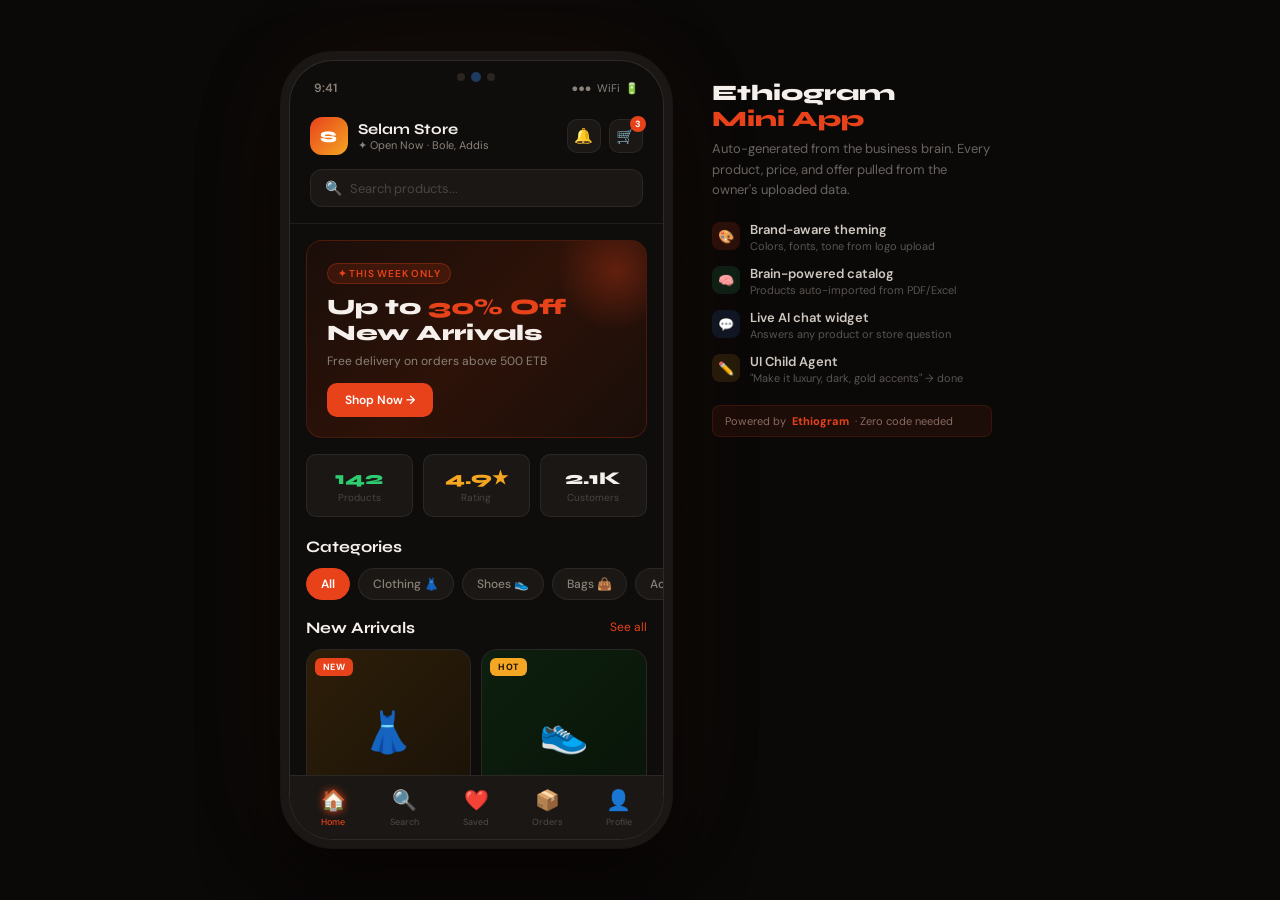
<file: docs/mockups/ethiogram_miniapp_mockup.html>
<!DOCTYPE html>
<html lang="en">
<head>
<meta charset="UTF-8">
<meta name="viewport" content="width=device-width, initial-scale=1.0">
<title>Ethiogram Mini App — Selam Store</title>
<link href="https://fonts.googleapis.com/css2?family=Syne:wght@400;600;700;800&family=DM+Sans:ital,wght@0,300;0,400;0,500;1,300&display=swap" rel="stylesheet">
<style>
  *, *::before, *::after { box-sizing: border-box; margin: 0; padding: 0; }

  :root {
    --brand:        #E8421A;
    --brand-dark:   #C23510;
    --brand-soft:   #FFF0EC;
    --gold:         #F5A623;
    --bg:           #0F0D0C;
    --surface:      #1A1714;
    --surface2:     #232019;
    --border:       rgba(255,255,255,0.07);
    --text:         #F5F0EB;
    --text-muted:   #8A8279;
    --text-faint:   #4A4540;
    --green:        #2ECC71;
    --radius:       16px;
    --radius-sm:    10px;
  }

  body {
    background: #0A0908;
    display: flex;
    align-items: center;
    justify-content: center;
    min-height: 100vh;
    font-family: 'DM Sans', sans-serif;
    padding: 40px 20px;
  }

  /* outer scene */
  .scene {
    display: flex;
    gap: 48px;
    align-items: flex-start;
    flex-wrap: wrap;
    justify-content: center;
  }

  /* phone shell */
  .phone {
    width: 375px;
    height: 780px;
    background: var(--bg);
    border-radius: 44px;
    border: 1.5px solid rgba(255,255,255,0.12);
    overflow: hidden;
    position: relative;
    box-shadow:
      0 0 0 8px #1A1714,
      0 0 0 9px rgba(255,255,255,0.06),
      0 40px 80px rgba(0,0,0,0.7),
      0 0 120px rgba(232,66,26,0.08);
    display: flex;
    flex-direction: column;
  }

  /* notch */
  .notch {
    width: 120px; height: 32px;
    background: #0F0D0C;
    border-radius: 0 0 20px 20px;
    margin: 0 auto;
    position: absolute;
    top: 0; left: 50%; transform: translateX(-50%);
    z-index: 10;
    display: flex; align-items: center; justify-content: center; gap: 6px;
  }
  .notch-dot { width: 8px; height: 8px; border-radius: 50%; background: #2A2520; }
  .notch-dot.cam { background: #1E3A5F; width: 10px; height: 10px; }

  /* status bar */
  .status-bar {
    height: 44px;
    padding: 10px 24px 0;
    display: flex;
    justify-content: space-between;
    align-items: center;
    flex-shrink: 0;
  }
  .status-time { font-size: 12px; font-weight: 600; color: var(--text-muted); }
  .status-icons { display: flex; gap: 5px; align-items: center; }
  .status-icons span { font-size: 11px; color: var(--text-muted); }

  /* scroll content */
  .app-scroll {
    flex: 1;
    overflow-y: auto;
    overflow-x: hidden;
    scrollbar-width: none;
  }
  .app-scroll::-webkit-scrollbar { display: none; }

  /* HEADER */
  .app-header {
    padding: 12px 20px 16px;
    background: var(--bg);
    position: sticky;
    top: 0;
    z-index: 5;
    border-bottom: 1px solid var(--border);
    backdrop-filter: blur(20px);
  }
  .header-top {
    display: flex;
    justify-content: space-between;
    align-items: center;
    margin-bottom: 14px;
  }
  .store-info { display: flex; align-items: center; gap: 10px; }
  .store-logo {
    width: 38px; height: 38px;
    border-radius: 12px;
    background: linear-gradient(135deg, var(--brand), var(--gold));
    display: flex; align-items: center; justify-content: center;
    font-family: 'Syne', sans-serif;
    font-weight: 800; font-size: 16px; color: white;
    flex-shrink: 0;
  }
  .store-name {
    font-family: 'Syne', sans-serif;
    font-weight: 700; font-size: 15px;
    color: var(--text);
    line-height: 1.2;
  }
  .store-tag {
    font-size: 11px; color: var(--text-muted);
    font-weight: 400;
  }
  .header-actions { display: flex; gap: 8px; }
  .icon-btn {
    width: 34px; height: 34px;
    border-radius: 10px;
    background: var(--surface);
    border: 1px solid var(--border);
    display: flex; align-items: center; justify-content: center;
    cursor: pointer; color: var(--text-muted); font-size: 15px;
    transition: all 0.2s;
  }
  .icon-btn:hover { background: var(--surface2); color: var(--text); }
  .icon-btn.cart-btn { position: relative; }
  .cart-badge {
    position: absolute; top: -4px; right: -4px;
    width: 16px; height: 16px;
    background: var(--brand);
    border-radius: 50%;
    font-size: 9px; font-weight: 700; color: white;
    display: flex; align-items: center; justify-content: center;
  }

  /* search bar */
  .search-bar {
    display: flex;
    align-items: center;
    background: var(--surface);
    border: 1px solid var(--border);
    border-radius: 12px;
    padding: 9px 14px;
    gap: 8px;
  }
  .search-bar span { font-size: 14px; color: var(--text-faint); }
  .search-bar input {
    flex: 1; background: none; border: none; outline: none;
    font-size: 13px; color: var(--text-muted);
    font-family: 'DM Sans', sans-serif;
  }
  .search-bar input::placeholder { color: var(--text-faint); }

  /* HERO BANNER */
  .hero-banner {
    margin: 16px;
    border-radius: var(--radius);
    background: linear-gradient(135deg, #1A0E0A 0%, #2D1208 50%, #1A0E0A 100%);
    border: 1px solid rgba(232,66,26,0.2);
    padding: 20px;
    position: relative;
    overflow: hidden;
  }
  .hero-banner::before {
    content: '';
    position: absolute;
    top: -30px; right: -30px;
    width: 120px; height: 120px;
    background: radial-gradient(circle, rgba(232,66,26,0.3), transparent 70%);
  }
  .hero-label {
    display: inline-flex; align-items: center; gap: 5px;
    background: rgba(232,66,26,0.15);
    border: 1px solid rgba(232,66,26,0.3);
    border-radius: 20px;
    padding: 3px 10px;
    font-size: 10px; font-weight: 600;
    color: var(--brand); text-transform: uppercase; letter-spacing: 0.8px;
    margin-bottom: 10px;
  }
  .hero-title {
    font-family: 'Syne', sans-serif;
    font-weight: 800; font-size: 22px;
    color: var(--text); line-height: 1.2;
    margin-bottom: 6px;
  }
  .hero-title span { color: var(--brand); }
  .hero-sub { font-size: 12px; color: var(--text-muted); margin-bottom: 14px; }
  .hero-cta {
    display: inline-flex; align-items: center; gap: 6px;
    background: var(--brand);
    color: white; border: none;
    padding: 9px 18px; border-radius: 10px;
    font-size: 12px; font-weight: 600;
    cursor: pointer; font-family: 'DM Sans', sans-serif;
    transition: all 0.2s;
  }
  .hero-cta:hover { background: var(--brand-dark); transform: translateY(-1px); }

  /* STATS ROW */
  .stats-row {
    display: flex;
    gap: 10px;
    padding: 0 16px;
    margin-bottom: 20px;
  }
  .stat-card {
    flex: 1;
    background: var(--surface);
    border: 1px solid var(--border);
    border-radius: var(--radius-sm);
    padding: 12px;
    text-align: center;
  }
  .stat-num {
    font-family: 'Syne', sans-serif;
    font-size: 18px; font-weight: 800;
    color: var(--text);
  }
  .stat-num.green { color: var(--green); }
  .stat-num.gold { color: var(--gold); }
  .stat-label { font-size: 10px; color: var(--text-faint); margin-top: 2px; }

  /* SECTION HEADERS */
  .section-header {
    display: flex;
    justify-content: space-between;
    align-items: center;
    padding: 0 16px;
    margin-bottom: 12px;
  }
  .section-title {
    font-family: 'Syne', sans-serif;
    font-size: 16px; font-weight: 700;
    color: var(--text);
  }
  .section-link {
    font-size: 12px; color: var(--brand);
    text-decoration: none; cursor: pointer;
  }

  /* CATEGORY CHIPS */
  .categories {
    display: flex; gap: 8px;
    padding: 0 16px;
    overflow-x: auto;
    scrollbar-width: none;
    margin-bottom: 18px;
  }
  .categories::-webkit-scrollbar { display: none; }
  .chip {
    flex-shrink: 0;
    padding: 7px 14px;
    border-radius: 20px;
    font-size: 12px; font-weight: 500;
    cursor: pointer; transition: all 0.2s;
    border: 1px solid var(--border);
    background: var(--surface);
    color: var(--text-muted);
    white-space: nowrap;
  }
  .chip.active {
    background: var(--brand);
    border-color: var(--brand);
    color: white; font-weight: 600;
  }

  /* PRODUCT GRID */
  .product-grid {
    display: grid;
    grid-template-columns: 1fr 1fr;
    gap: 10px;
    padding: 0 16px;
    margin-bottom: 20px;
  }
  .product-card {
    background: var(--surface);
    border: 1px solid var(--border);
    border-radius: var(--radius);
    overflow: hidden;
    cursor: pointer;
    transition: all 0.2s;
  }
  .product-card:hover {
    border-color: rgba(232,66,26,0.3);
    transform: translateY(-2px);
    box-shadow: 0 8px 24px rgba(0,0,0,0.3);
  }
  .product-img {
    width: 100%; aspect-ratio: 1;
    display: flex; align-items: center; justify-content: center;
    font-size: 40px;
    position: relative;
  }
  .product-img.amber { background: linear-gradient(135deg, #2D1E08, #1A1208); }
  .product-img.green-bg { background: linear-gradient(135deg, #0D1F0E, #081408); }
  .product-img.blue-bg { background: linear-gradient(135deg, #0D1525, #080F1A); }
  .product-img.purple-bg { background: linear-gradient(135deg, #1A0D25, #100819); }
  .badge {
    position: absolute; top: 8px; left: 8px;
    padding: 3px 8px; border-radius: 6px;
    font-size: 9px; font-weight: 700;
    text-transform: uppercase; letter-spacing: 0.5px;
  }
  .badge.new { background: var(--brand); color: white; }
  .badge.hot { background: var(--gold); color: #1A1200; }
  .badge.sale { background: var(--green); color: #0A1A0D; }
  .product-info { padding: 10px 10px 12px; }
  .product-name {
    font-size: 13px; font-weight: 600;
    color: var(--text); margin-bottom: 3px;
    line-height: 1.3;
  }
  .product-sub { font-size: 10px; color: var(--text-faint); margin-bottom: 8px; }
  .product-footer {
    display: flex;
    justify-content: space-between;
    align-items: center;
  }
  .product-price {
    font-family: 'Syne', sans-serif;
    font-size: 14px; font-weight: 700;
    color: var(--brand);
  }
  .product-price-old {
    font-size: 10px; color: var(--text-faint);
    text-decoration: line-through;
  }
  .add-btn {
    width: 28px; height: 28px;
    background: var(--brand);
    border: none; border-radius: 8px;
    color: white; font-size: 16px;
    display: flex; align-items: center; justify-content: center;
    cursor: pointer; transition: all 0.2s;
  }
  .add-btn:hover { background: var(--brand-dark); transform: scale(1.1); }

  /* FEATURED / HORIZONTAL SCROLL */
  .featured-scroll {
    display: flex; gap: 10px;
    padding: 0 16px;
    overflow-x: auto;
    scrollbar-width: none;
    margin-bottom: 20px;
  }
  .featured-scroll::-webkit-scrollbar { display: none; }
  .featured-card {
    flex-shrink: 0;
    width: 200px;
    background: var(--surface);
    border: 1px solid var(--border);
    border-radius: var(--radius);
    overflow: hidden;
  }
  .featured-img {
    height: 100px;
    display: flex; align-items: center; justify-content: center;
    font-size: 36px;
  }
  .featured-img.f1 { background: linear-gradient(135deg, #1A0E0A, #2D1A08); }
  .featured-img.f2 { background: linear-gradient(135deg, #0A1A15, #081510); }
  .featured-img.f3 { background: linear-gradient(135deg, #150A1A, #100814); }
  .featured-body { padding: 10px 12px 12px; }
  .featured-name { font-size: 13px; font-weight: 600; color: var(--text); margin-bottom: 4px; }
  .featured-desc { font-size: 10px; color: var(--text-muted); margin-bottom: 8px; line-height: 1.4; }
  .featured-footer { display: flex; justify-content: space-between; align-items: center; }
  .featured-price { font-family: 'Syne', sans-serif; font-size: 15px; font-weight: 700; color: var(--gold); }

  /* CHAT WIDGET */
  .chat-widget {
    margin: 0 16px 20px;
    background: linear-gradient(135deg, #0D1525, #091020);
    border: 1px solid rgba(66,133,244,0.2);
    border-radius: var(--radius);
    padding: 14px 16px;
    display: flex; align-items: center; gap: 12px;
    cursor: pointer;
  }
  .chat-icon {
    width: 40px; height: 40px;
    background: linear-gradient(135deg, #4285F4, #0052CC);
    border-radius: 12px;
    display: flex; align-items: center; justify-content: center;
    font-size: 18px; flex-shrink: 0;
  }
  .chat-text .chat-title { font-size: 13px; font-weight: 600; color: var(--text); }
  .chat-text .chat-sub { font-size: 11px; color: var(--text-muted); margin-top: 2px; }
  .chat-arrow { margin-left: auto; color: var(--text-faint); font-size: 16px; }

  /* BOTTOM NAV */
  .bottom-nav {
    height: 64px;
    background: var(--surface);
    border-top: 1px solid var(--border);
    display: flex;
    align-items: center;
    padding: 0 8px;
    flex-shrink: 0;
  }
  .nav-item {
    flex: 1;
    display: flex; flex-direction: column;
    align-items: center; justify-content: center;
    gap: 3px; cursor: pointer;
    padding: 6px 4px;
    border-radius: 10px;
    transition: all 0.2s;
  }
  .nav-item:hover { background: var(--surface2); }
  .nav-icon { font-size: 20px; }
  .nav-label { font-size: 9px; color: var(--text-faint); font-weight: 500; }
  .nav-item.active .nav-label { color: var(--brand); }
  .nav-item.active .nav-icon { filter: drop-shadow(0 0 4px var(--brand)); }

  /* INFO PANEL (right side) */
  .info-panel {
    width: 280px;
    display: flex;
    flex-direction: column;
    gap: 20px;
    padding-top: 20px;
  }
  .panel-title {
    font-family: 'Syne', sans-serif;
    font-size: 22px; font-weight: 800;
    color: #F5F0EB;
    line-height: 1.2;
  }
  .panel-title span { color: var(--brand); }
  .panel-sub { font-size: 13px; color: #6A6460; line-height: 1.6; margin-top: 6px; }

  .feature-list { display: flex; flex-direction: column; gap: 12px; }
  .feature-item {
    display: flex; align-items: flex-start; gap: 10px;
  }
  .feature-dot {
    width: 28px; height: 28px;
    border-radius: 8px;
    display: flex; align-items: center; justify-content: center;
    font-size: 13px; flex-shrink: 0;
    margin-top: 1px;
  }
  .feature-dot.r { background: rgba(232,66,26,0.15); }
  .feature-dot.g { background: rgba(46,204,113,0.12); }
  .feature-dot.b { background: rgba(66,133,244,0.12); }
  .feature-dot.o { background: rgba(245,166,35,0.12); }
  .feature-text .ft { font-size: 13px; font-weight: 600; color: #D0C8C0; }
  .feature-text .fs { font-size: 11px; color: #5A5450; margin-top: 1px; }

  .brand-badge {
    display: inline-flex; align-items: center; gap: 6px;
    background: rgba(232,66,26,0.08);
    border: 1px solid rgba(232,66,26,0.15);
    border-radius: 8px;
    padding: 8px 12px;
    font-size: 11px; color: #8A6A60;
  }
  .brand-badge strong { color: var(--brand); }

  /* animations */
  @keyframes fadeUp {
    from { opacity: 0; transform: translateY(16px); }
    to   { opacity: 1; transform: translateY(0); }
  }
  .phone { animation: fadeUp 0.6s ease both; }
  .info-panel { animation: fadeUp 0.6s 0.15s ease both; }

  @media (max-width: 700px) {
    .info-panel { width: 100%; max-width: 375px; }
    .scene { gap: 32px; }
  }
</style>
</head>
<body>

<div class="scene">

  <!-- PHONE -->
  <div class="phone">
    <div class="notch">
      <div class="notch-dot"></div>
      <div class="notch-dot cam"></div>
      <div class="notch-dot"></div>
    </div>

    <!-- Status bar -->
    <div class="status-bar">
      <span class="status-time">9:41</span>
      <div class="status-icons">
        <span>●●●</span>
        <span>WiFi</span>
        <span>🔋</span>
      </div>
    </div>

    <div class="app-scroll">

      <!-- Header -->
      <div class="app-header">
        <div class="header-top">
          <div class="store-info">
            <div class="store-logo">S</div>
            <div>
              <div class="store-name">Selam Store</div>
              <div class="store-tag">✦ Open Now · Bole, Addis</div>
            </div>
          </div>
          <div class="header-actions">
            <div class="icon-btn">🔔</div>
            <div class="icon-btn cart-btn">
              🛒
              <div class="cart-badge">3</div>
            </div>
          </div>
        </div>
        <div class="search-bar">
          <span>🔍</span>
          <input type="text" placeholder="Search products...">
        </div>
      </div>

      <!-- Hero -->
      <div class="hero-banner">
        <div class="hero-label">✦ This Week Only</div>
        <div class="hero-title">Up to <span>30% Off</span><br>New Arrivals</div>
        <div class="hero-sub">Free delivery on orders above 500 ETB</div>
        <button class="hero-cta">Shop Now →</button>
      </div>

      <!-- Stats -->
      <div class="stats-row">
        <div class="stat-card">
          <div class="stat-num green">142</div>
          <div class="stat-label">Products</div>
        </div>
        <div class="stat-card">
          <div class="stat-num gold">4.9★</div>
          <div class="stat-label">Rating</div>
        </div>
        <div class="stat-card">
          <div class="stat-num">2.1K</div>
          <div class="stat-label">Customers</div>
        </div>
      </div>

      <!-- Categories -->
      <div class="section-header">
        <div class="section-title">Categories</div>
      </div>
      <div class="categories">
        <div class="chip active">All</div>
        <div class="chip">Clothing 👗</div>
        <div class="chip">Shoes 👟</div>
        <div class="chip">Bags 👜</div>
        <div class="chip">Accessories 💍</div>
        <div class="chip">Sale 🔥</div>
      </div>

      <!-- Products grid -->
      <div class="section-header">
        <div class="section-title">New Arrivals</div>
        <span class="section-link">See all</span>
      </div>
      <div class="product-grid">
        <div class="product-card">
          <div class="product-img amber">
            👗
            <div class="badge new">New</div>
          </div>
          <div class="product-info">
            <div class="product-name">Habesha Kemis</div>
            <div class="product-sub">Traditional · White</div>
            <div class="product-footer">
              <div>
                <div class="product-price">1,200 ETB</div>
              </div>
              <button class="add-btn">+</button>
            </div>
          </div>
        </div>

        <div class="product-card">
          <div class="product-img green-bg">
            👟
            <div class="badge hot">Hot</div>
          </div>
          <div class="product-info">
            <div class="product-name">Casual Sneakers</div>
            <div class="product-sub">Size 37–44 · 3 colors</div>
            <div class="product-footer">
              <div>
                <div class="product-price">850 ETB</div>
                <div class="product-price-old">1,100 ETB</div>
              </div>
              <button class="add-btn">+</button>
            </div>
          </div>
        </div>

        <div class="product-card">
          <div class="product-img blue-bg">
            👜
            <div class="badge sale">-20%</div>
          </div>
          <div class="product-info">
            <div class="product-name">Leather Tote Bag</div>
            <div class="product-sub">Handmade · Brown</div>
            <div class="product-footer">
              <div>
                <div class="product-price">2,400 ETB</div>
              </div>
              <button class="add-btn">+</button>
            </div>
          </div>
        </div>

        <div class="product-card">
          <div class="product-img purple-bg">
            💍
          </div>
          <div class="product-info">
            <div class="product-name">Silver Necklace</div>
            <div class="product-sub">Ethiopian Design</div>
            <div class="product-footer">
              <div>
                <div class="product-price">650 ETB</div>
              </div>
              <button class="add-btn">+</button>
            </div>
          </div>
        </div>
      </div>

      <!-- Featured horizontal -->
      <div class="section-header">
        <div class="section-title">Featured</div>
        <span class="section-link">View all</span>
      </div>
      <div class="featured-scroll">
        <div class="featured-card">
          <div class="featured-img f1">🎁</div>
          <div class="featured-body">
            <div class="featured-name">Gift Bundle</div>
            <div class="featured-desc">Curated set — kemis, jewelry & bag</div>
            <div class="featured-footer">
              <div class="featured-price">3,500 ETB</div>
              <button class="add-btn">+</button>
            </div>
          </div>
        </div>
        <div class="featured-card">
          <div class="featured-img f2">🌿</div>
          <div class="featured-body">
            <div class="featured-name">Summer Pack</div>
            <div class="featured-desc">Light fabrics, bright colors</div>
            <div class="featured-footer">
              <div class="featured-price">1,800 ETB</div>
              <button class="add-btn">+</button>
            </div>
          </div>
        </div>
        <div class="featured-card">
          <div class="featured-img f3">✨</div>
          <div class="featured-body">
            <div class="featured-name">Wedding Set</div>
            <div class="featured-desc">Full bridal accessories bundle</div>
            <div class="featured-footer">
              <div class="featured-price">5,200 ETB</div>
              <button class="add-btn">+</button>
            </div>
          </div>
        </div>
      </div>

      <!-- Chat widget -->
      <div class="chat-widget">
        <div class="chat-icon">💬</div>
        <div class="chat-text">
          <div class="chat-title">Ask our AI assistant</div>
          <div class="chat-sub">Available 24/7 · Replies in seconds</div>
        </div>
        <div class="chat-arrow">›</div>
      </div>

    </div><!-- end scroll -->

    <!-- Bottom Nav -->
    <div class="bottom-nav">
      <div class="nav-item active">
        <div class="nav-icon">🏠</div>
        <div class="nav-label" style="color:var(--brand)">Home</div>
      </div>
      <div class="nav-item">
        <div class="nav-icon">🔍</div>
        <div class="nav-label">Search</div>
      </div>
      <div class="nav-item">
        <div class="nav-icon">❤️</div>
        <div class="nav-label">Saved</div>
      </div>
      <div class="nav-item">
        <div class="nav-icon">📦</div>
        <div class="nav-label">Orders</div>
      </div>
      <div class="nav-item">
        <div class="nav-icon">👤</div>
        <div class="nav-label">Profile</div>
      </div>
    </div>

  </div><!-- end phone -->

  <!-- INFO PANEL -->
  <div class="info-panel">
    <div>
      <div class="panel-title">Ethiogram<br><span>Mini App</span></div>
      <div class="panel-sub">
        Auto-generated from the business brain.
        Every product, price, and offer pulled
        from the owner's uploaded data.
      </div>
    </div>

    <div class="feature-list">
      <div class="feature-item">
        <div class="feature-dot r">🎨</div>
        <div class="feature-text">
          <div class="ft">Brand-aware theming</div>
          <div class="fs">Colors, fonts, tone from logo upload</div>
        </div>
      </div>
      <div class="feature-item">
        <div class="feature-dot g">🧠</div>
        <div class="feature-text">
          <div class="ft">Brain-powered catalog</div>
          <div class="fs">Products auto-imported from PDF/Excel</div>
        </div>
      </div>
      <div class="feature-item">
        <div class="feature-dot b">💬</div>
        <div class="feature-text">
          <div class="ft">Live AI chat widget</div>
          <div class="fs">Answers any product or store question</div>
        </div>
      </div>
      <div class="feature-item">
        <div class="feature-dot o">✏️</div>
        <div class="feature-text">
          <div class="ft">UI Child Agent</div>
          <div class="fs">"Make it luxury, dark, gold accents" → done</div>
        </div>
      </div>
    </div>

    <div class="brand-badge">
      Powered by <strong>Ethiogram</strong> · Zero code needed
    </div>
  </div>

</div>

</body>
</html>
</file>
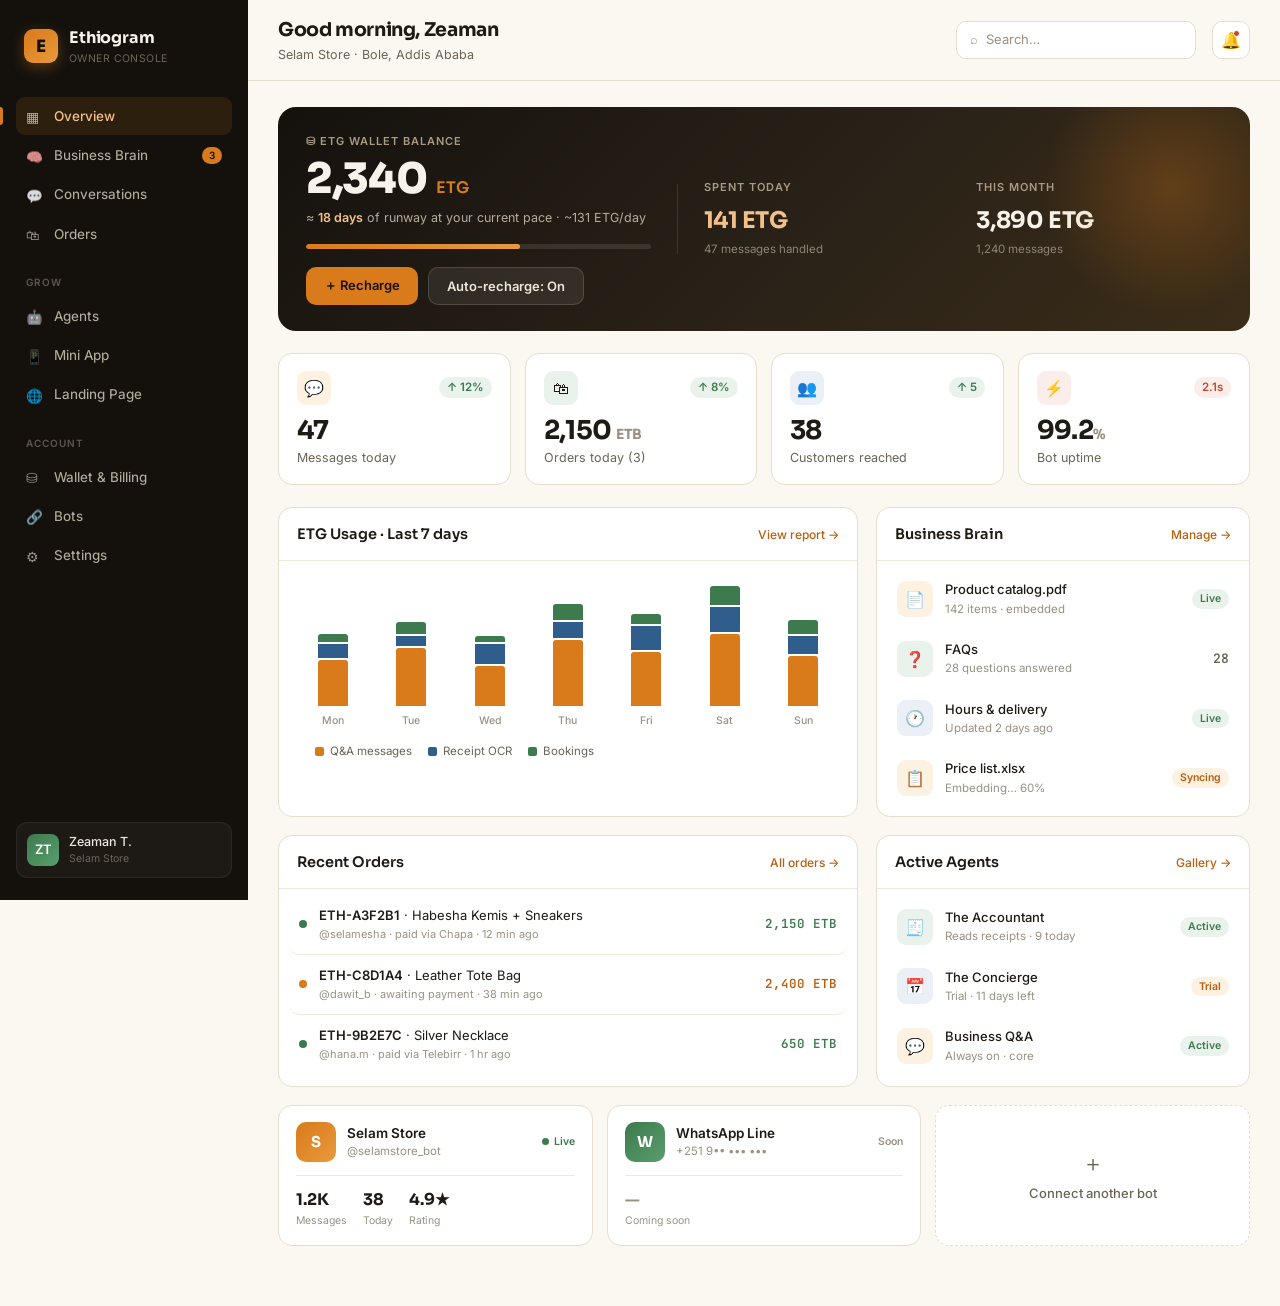
<file: docs/mockups/ethiogram_owner_dashboard.html>
<!DOCTYPE html>
<html lang="en">
<head>
<meta charset="UTF-8">
<meta name="viewport" content="width=device-width, initial-scale=1.0">
<title>Ethiogram — Owner Dashboard</title>
<link href="https://fonts.googleapis.com/css2?family=Sora:wght@400;500;600;700;800&family=Inter:wght@400;450;500;600&family=JetBrains+Mono:wght@500;600&display=swap" rel="stylesheet">
<style>
  *, *::before, *::after { box-sizing: border-box; margin: 0; padding: 0; }

  :root {
    /* Palette — "Highland Dusk": deep ink, warm parchment, ETG amber, teff green */
    --ink:          #14110D;   /* near-black warm */
    --ink-2:        #1E1A14;
    --surface:      #FBF8F1;   /* warm parchment */
    --surface-2:    #F3EEE2;
    --card:         #FFFFFF;
    --line:         #E5DECF;
    --line-soft:    #EFE9DB;
    --text:         #1E1A14;
    --text-2:       #6B6356;
    --text-3:       #9A9183;
    --amber:        #D97A1B;   /* ETG token — the hero color */
    --amber-deep:   #B85F10;
    --amber-soft:   #FDF1E2;
    --green:        #3D7A4E;   /* teff/highland green — positive */
    --green-soft:   #EAF2EC;
    --red:          #C0492F;
    --red-soft:     #FBEDE9;
    --blue:         #2F5E8C;
    --blue-soft:    #EAF0F6;
    --radius:       14px;
    --radius-sm:    10px;
  }

  body {
    background: var(--surface);
    font-family: 'Inter', sans-serif;
    color: var(--text);
    -webkit-font-smoothing: antialiased;
    line-height: 1.5;
  }

  .app { display: flex; min-height: 100vh; }

  /* ───────────────────── SIDEBAR ───────────────────── */
  .sidebar {
    width: 248px;
    background: var(--ink);
    color: #C9C1B2;
    flex-shrink: 0;
    display: flex;
    flex-direction: column;
    padding: 22px 16px;
    position: sticky;
    top: 0;
    height: 100vh;
  }
  .brand {
    display: flex; align-items: center; gap: 11px;
    padding: 4px 8px 22px;
  }
  .brand-mark {
    width: 34px; height: 34px;
    border-radius: 9px;
    background: linear-gradient(140deg, var(--amber), #E89A3C);
    display: flex; align-items: center; justify-content: center;
    font-family: 'Sora', sans-serif; font-weight: 800;
    color: var(--ink); font-size: 17px;
    box-shadow: 0 4px 14px rgba(217,122,27,0.35);
  }
  .brand-name {
    font-family: 'Sora', sans-serif; font-weight: 700;
    font-size: 16px; color: #F7F3EA; letter-spacing: -0.01em;
  }
  .brand-sub { font-size: 10.5px; color: #6E6557; letter-spacing: 0.04em; text-transform: uppercase; margin-top: 1px; }

  .nav-group { margin-top: 8px; }
  .nav-label {
    font-size: 10px; letter-spacing: 0.1em; text-transform: uppercase;
    color: #5E564A; padding: 14px 10px 7px; font-weight: 600;
  }
  .nav-item {
    display: flex; align-items: center; gap: 11px;
    padding: 9px 10px; border-radius: 9px;
    font-size: 13.5px; font-weight: 450; color: #B5AC9C;
    cursor: pointer; transition: all 0.15s; margin-bottom: 1px;
    position: relative;
  }
  .nav-item:hover { background: rgba(255,255,255,0.04); color: #EDE7DA; }
  .nav-item.active { background: rgba(217,122,27,0.13); color: #F4C089; font-weight: 500; }
  .nav-item.active::before {
    content: ''; position: absolute; left: -16px; top: 50%; transform: translateY(-50%);
    width: 3px; height: 18px; background: var(--amber); border-radius: 0 3px 3px 0;
  }
  .nav-ic { width: 17px; height: 17px; opacity: 0.85; flex-shrink: 0; }
  .nav-badge {
    margin-left: auto; font-size: 10px; font-weight: 600;
    background: var(--amber); color: var(--ink);
    padding: 1px 7px; border-radius: 20px;
  }

  .sidebar-foot { margin-top: auto; padding-top: 16px; }
  .owner-card {
    display: flex; align-items: center; gap: 10px;
    padding: 10px; border-radius: 11px;
    background: rgba(255,255,255,0.04);
    border: 1px solid rgba(255,255,255,0.06);
  }
  .owner-avatar {
    width: 32px; height: 32px; border-radius: 8px;
    background: linear-gradient(135deg, #3D7A4E, #5a9e6c);
    display: flex; align-items: center; justify-content: center;
    color: white; font-weight: 600; font-size: 13px; flex-shrink: 0;
  }
  .owner-name { font-size: 12.5px; font-weight: 500; color: #EDE7DA; }
  .owner-biz { font-size: 10.5px; color: #6E6557; }

  /* ───────────────────── MAIN ───────────────────── */
  .main { flex: 1; min-width: 0; }

  .topbar {
    display: flex; align-items: center; gap: 16px;
    padding: 16px 30px;
    border-bottom: 1px solid var(--line);
    background: rgba(251,248,241,0.85);
    backdrop-filter: blur(10px);
    position: sticky; top: 0; z-index: 20;
  }
  .topbar h1 {
    font-family: 'Sora', sans-serif; font-size: 19px; font-weight: 700;
    letter-spacing: -0.02em;
  }
  .topbar-sub { font-size: 12.5px; color: var(--text-2); margin-top: 1px; }
  .topbar-spacer { flex: 1; }

  .search-pill {
    display: flex; align-items: center; gap: 8px;
    background: var(--card); border: 1px solid var(--line);
    padding: 8px 13px; border-radius: 10px; width: 240px;
    color: var(--text-3); font-size: 13px;
  }
  .topbar-btn {
    width: 38px; height: 38px; border-radius: 10px;
    background: var(--card); border: 1px solid var(--line);
    display: flex; align-items: center; justify-content: center;
    cursor: pointer; color: var(--text-2); position: relative;
    transition: all 0.15s;
  }
  .topbar-btn:hover { border-color: var(--amber); color: var(--amber); }
  .dot {
    position: absolute; top: 8px; right: 9px;
    width: 7px; height: 7px; border-radius: 50%;
    background: var(--red); border: 1.5px solid var(--card);
  }

  .content { padding: 26px 30px 60px; max-width: 1240px; }

  /* ── ETG WALLET — THE HERO ── */
  .wallet-hero {
    background: linear-gradient(135deg, var(--ink) 0%, #2A2218 55%, #3a2c18 100%);
    border-radius: 18px;
    padding: 26px 28px;
    color: #F7F3EA;
    position: relative;
    overflow: hidden;
    margin-bottom: 22px;
  }
  .wallet-hero::after {
    content: ''; position: absolute; right: -60px; top: -60px;
    width: 280px; height: 280px;
    background: radial-gradient(circle, rgba(217,122,27,0.28), transparent 65%);
    pointer-events: none;
  }
  .wallet-grid {
    display: grid; grid-template-columns: 1.4fr 1px 1fr 1fr;
    gap: 26px; align-items: center; position: relative;
  }
  .wallet-divider { background: rgba(255,255,255,0.1); height: 70px; }
  .wallet-label {
    font-size: 11px; text-transform: uppercase; letter-spacing: 0.09em;
    color: #A99B82; font-weight: 600; margin-bottom: 8px;
    display: flex; align-items: center; gap: 7px;
  }
  .wallet-balance {
    font-family: 'Sora', sans-serif; font-weight: 800;
    font-size: 42px; letter-spacing: -0.03em; line-height: 1;
    display: flex; align-items: baseline; gap: 9px;
  }
  .wallet-balance .unit { font-size: 16px; font-weight: 600; color: var(--amber); letter-spacing: 0; }
  .wallet-meta { font-size: 12.5px; color: #B5AC9C; margin-top: 9px; }
  .wallet-meta b { color: #F4C089; font-weight: 600; }
  .wallet-stat-num {
    font-family: 'Sora', sans-serif; font-weight: 700; font-size: 23px;
    letter-spacing: -0.02em;
  }
  .wallet-stat-num.amber { color: #F4C089; }
  .wallet-stat-sub { font-size: 11.5px; color: #8E8472; margin-top: 3px; }
  .wallet-actions { display: flex; gap: 10px; margin-top: 18px; position: relative; }
  .btn {
    font-family: 'Inter', sans-serif; font-weight: 600; font-size: 13px;
    padding: 10px 18px; border-radius: 10px; border: none; cursor: pointer;
    display: inline-flex; align-items: center; gap: 7px; transition: all 0.16s;
  }
  .btn-amber { background: var(--amber); color: #1a1206; }
  .btn-amber:hover { background: #E89A3C; transform: translateY(-1px); }
  .btn-ghost-light { background: rgba(255,255,255,0.08); color: #EDE7DA; border: 1px solid rgba(255,255,255,0.14); }
  .btn-ghost-light:hover { background: rgba(255,255,255,0.14); }

  .runway-bar {
    margin-top: 16px; height: 5px; border-radius: 3px;
    background: rgba(255,255,255,0.1); overflow: hidden; position: relative;
  }
  .runway-fill { height: 100%; width: 62%; background: linear-gradient(90deg, var(--amber), #E89A3C); border-radius: 3px; }

  /* ── STAT CARDS ── */
  .stat-row {
    display: grid; grid-template-columns: repeat(4, 1fr); gap: 14px;
    margin-bottom: 22px;
  }
  .stat-card {
    background: var(--card); border: 1px solid var(--line);
    border-radius: var(--radius); padding: 17px 18px;
  }
  .stat-top { display: flex; align-items: center; justify-content: space-between; margin-bottom: 13px; }
  .stat-ic {
    width: 34px; height: 34px; border-radius: 9px;
    display: flex; align-items: center; justify-content: center; font-size: 16px;
  }
  .ic-amber { background: var(--amber-soft); }
  .ic-green { background: var(--green-soft); }
  .ic-blue  { background: var(--blue-soft); }
  .ic-red   { background: var(--red-soft); }
  .stat-trend { font-size: 11.5px; font-weight: 600; padding: 2px 8px; border-radius: 20px; }
  .trend-up { color: var(--green); background: var(--green-soft); }
  .trend-down { color: var(--red); background: var(--red-soft); }
  .stat-value {
    font-family: 'Sora', sans-serif; font-weight: 700; font-size: 26px;
    letter-spacing: -0.02em; line-height: 1;
  }
  .stat-name { font-size: 12.5px; color: var(--text-2); margin-top: 5px; }

  /* ── TWO COLUMN ── */
  .cols { display: grid; grid-template-columns: 1.55fr 1fr; gap: 18px; }

  .panel {
    background: var(--card); border: 1px solid var(--line);
    border-radius: var(--radius); overflow: hidden;
  }
  .panel-head {
    display: flex; align-items: center; justify-content: space-between;
    padding: 16px 18px 14px; border-bottom: 1px solid var(--line-soft);
  }
  .panel-title { font-family: 'Sora', sans-serif; font-weight: 600; font-size: 14.5px; }
  .panel-link { font-size: 12px; color: var(--amber-deep); font-weight: 500; cursor: pointer; }

  /* usage chart */
  .chart-wrap { padding: 18px; }
  .chart {
    height: 150px; display: flex; align-items: flex-end; gap: 7px;
    padding-top: 10px;
  }
  .bar-col { flex: 1; display: flex; flex-direction: column; align-items: center; gap: 7px; }
  .bar-stack { width: 100%; max-width: 30px; display: flex; flex-direction: column; justify-content: flex-end; gap: 2px; height: 120px; }
  .bar { width: 100%; border-radius: 3px 3px 0 0; }
  .bar.qa { background: var(--amber); }
  .bar.ocr { background: var(--blue); border-radius: 0; }
  .bar.book { background: var(--green); border-radius: 3px 3px 0 0; }
  .bar-day { font-size: 10.5px; color: var(--text-3); font-weight: 500; }
  .chart-legend { display: flex; gap: 16px; padding: 14px 18px 0; }
  .leg { display: flex; align-items: center; gap: 6px; font-size: 11.5px; color: var(--text-2); }
  .leg-dot { width: 9px; height: 9px; border-radius: 2px; }

  /* brain status */
  .brain-list { padding: 8px 10px; }
  .brain-item {
    display: flex; align-items: center; gap: 12px;
    padding: 11px 10px; border-radius: 10px; transition: background 0.15s;
  }
  .brain-item:hover { background: var(--surface-2); }
  .brain-ic {
    width: 36px; height: 36px; border-radius: 9px;
    display: flex; align-items: center; justify-content: center; font-size: 16px;
    flex-shrink: 0;
  }
  .brain-info { flex: 1; min-width: 0; }
  .brain-name { font-size: 13px; font-weight: 500; }
  .brain-meta { font-size: 11.5px; color: var(--text-3); margin-top: 1px; }
  .brain-count { font-family: 'JetBrains Mono', monospace; font-size: 13px; font-weight: 600; color: var(--text-2); }
  .pill-status {
    font-size: 10.5px; font-weight: 600; padding: 2px 8px; border-radius: 20px;
  }
  .ps-live { background: var(--green-soft); color: var(--green); }
  .ps-sync { background: var(--amber-soft); color: var(--amber-deep); }

  /* orders / activity */
  .activity { padding: 6px 10px 12px; }
  .act-item {
    display: flex; align-items: center; gap: 12px;
    padding: 11px 10px; border-radius: 10px;
  }
  .act-item:not(:last-child) { border-bottom: 1px solid var(--line-soft); }
  .act-dot { width: 8px; height: 8px; border-radius: 50%; flex-shrink: 0; }
  .act-body { flex: 1; min-width: 0; }
  .act-text { font-size: 13px; }
  .act-text b { font-weight: 600; }
  .act-time { font-size: 11px; color: var(--text-3); margin-top: 1px; }
  .act-amt { font-family: 'JetBrains Mono', monospace; font-size: 12.5px; font-weight: 600; }

  .section-gap { height: 18px; }

  /* bots strip */
  .bots-strip { display: grid; grid-template-columns: repeat(3, 1fr); gap: 14px; margin-top: 18px; }
  .bot-card {
    background: var(--card); border: 1px solid var(--line);
    border-radius: var(--radius); padding: 16px 17px;
  }
  .bot-head { display: flex; align-items: center; gap: 11px; margin-bottom: 13px; }
  .bot-avatar {
    width: 40px; height: 40px; border-radius: 10px;
    display: flex; align-items: center; justify-content: center;
    font-family: 'Sora', sans-serif; font-weight: 700; color: white; font-size: 15px;
  }
  .bot-name { font-size: 13.5px; font-weight: 600; }
  .bot-handle { font-size: 11.5px; color: var(--text-3); }
  .bot-stats { display: flex; gap: 16px; padding-top: 12px; border-top: 1px solid var(--line-soft); }
  .bot-stat-v { font-family: 'Sora', sans-serif; font-weight: 700; font-size: 16px; }
  .bot-stat-l { font-size: 10.5px; color: var(--text-3); margin-top: 1px; }

  .live-tag {
    margin-left: auto; display: inline-flex; align-items: center; gap: 5px;
    font-size: 10.5px; font-weight: 600; color: var(--green);
  }
  .live-pulse { width: 7px; height: 7px; border-radius: 50%; background: var(--green); animation: pulse 2s infinite; }
  @keyframes pulse { 0%,100% { opacity: 1; } 50% { opacity: 0.35; } }

  /* responsive */
  @media (max-width: 1080px) {
    .wallet-grid { grid-template-columns: 1fr 1fr; gap: 18px; }
    .wallet-divider { display: none; }
    .cols { grid-template-columns: 1fr; }
    .stat-row { grid-template-columns: 1fr 1fr; }
    .bots-strip { grid-template-columns: 1fr; }
  }
  @media (max-width: 720px) {
    .sidebar { display: none; }
    .stat-row { grid-template-columns: 1fr 1fr; }
  }

  /* entrance */
  @keyframes rise { from { opacity: 0; transform: translateY(12px); } to { opacity: 1; transform: translateY(0); } }
  .wallet-hero { animation: rise 0.5s ease both; }
  .stat-row { animation: rise 0.5s 0.06s ease both; }
  .cols { animation: rise 0.5s 0.12s ease both; }
  .bots-strip { animation: rise 0.5s 0.18s ease both; }
</style>
</head>
<body>
<div class="app">

  <!-- SIDEBAR -->
  <aside class="sidebar">
    <div class="brand">
      <div class="brand-mark">E</div>
      <div>
        <div class="brand-name">Ethiogram</div>
        <div class="brand-sub">Owner Console</div>
      </div>
    </div>

    <nav>
      <div class="nav-group">
        <div class="nav-item active">
          <span class="nav-ic">▦</span> Overview
        </div>
        <div class="nav-item">
          <span class="nav-ic">🧠</span> Business Brain
          <span class="nav-badge">3</span>
        </div>
        <div class="nav-item">
          <span class="nav-ic">💬</span> Conversations
        </div>
        <div class="nav-item">
          <span class="nav-ic">🛍</span> Orders
        </div>
      </div>

      <div class="nav-group">
        <div class="nav-label">Grow</div>
        <div class="nav-item">
          <span class="nav-ic">🤖</span> Agents
        </div>
        <div class="nav-item">
          <span class="nav-ic">📱</span> Mini App
        </div>
        <div class="nav-item">
          <span class="nav-ic">🌐</span> Landing Page
        </div>
      </div>

      <div class="nav-group">
        <div class="nav-label">Account</div>
        <div class="nav-item">
          <span class="nav-ic">⛁</span> Wallet &amp; Billing
        </div>
        <div class="nav-item">
          <span class="nav-ic">🔗</span> Bots
        </div>
        <div class="nav-item">
          <span class="nav-ic">⚙</span> Settings
        </div>
      </div>
    </nav>

    <div class="sidebar-foot">
      <div class="owner-card">
        <div class="owner-avatar">ZT</div>
        <div>
          <div class="owner-name">Zeaman T.</div>
          <div class="owner-biz">Selam Store</div>
        </div>
      </div>
    </div>
  </aside>

  <!-- MAIN -->
  <div class="main">
    <div class="topbar">
      <div>
        <h1>Good morning, Zeaman</h1>
        <div class="topbar-sub">Selam Store · Bole, Addis Ababa</div>
      </div>
      <div class="topbar-spacer"></div>
      <div class="search-pill">
        <span>⌕</span> Search…
      </div>
      <div class="topbar-btn">🔔<span class="dot"></span></div>
    </div>

    <div class="content">

      <!-- WALLET HERO -->
      <div class="wallet-hero">
        <div class="wallet-grid">
          <div>
            <div class="wallet-label">⛁ ETG Wallet Balance</div>
            <div class="wallet-balance">2,340 <span class="unit">ETG</span></div>
            <div class="wallet-meta">≈ <b>18 days</b> of runway at your current pace · ~131 ETG/day</div>
            <div class="runway-bar"><div class="runway-fill"></div></div>
            <div class="wallet-actions">
              <button class="btn btn-amber">＋ Recharge</button>
              <button class="btn btn-ghost-light">Auto-recharge: On</button>
            </div>
          </div>
          <div class="wallet-divider"></div>
          <div>
            <div class="wallet-label">Spent Today</div>
            <div class="wallet-stat-num amber">141 ETG</div>
            <div class="wallet-stat-sub">47 messages handled</div>
          </div>
          <div>
            <div class="wallet-label">This Month</div>
            <div class="wallet-stat-num">3,890 ETG</div>
            <div class="wallet-stat-sub">1,240 messages</div>
          </div>
        </div>
      </div>

      <!-- STAT CARDS -->
      <div class="stat-row">
        <div class="stat-card">
          <div class="stat-top">
            <div class="stat-ic ic-amber">💬</div>
            <span class="stat-trend trend-up">↑ 12%</span>
          </div>
          <div class="stat-value">47</div>
          <div class="stat-name">Messages today</div>
        </div>
        <div class="stat-card">
          <div class="stat-top">
            <div class="stat-ic ic-green">🛍</div>
            <span class="stat-trend trend-up">↑ 8%</span>
          </div>
          <div class="stat-value">2,150 <span style="font-size:14px;color:var(--text-3)">ETB</span></div>
          <div class="stat-name">Orders today (3)</div>
        </div>
        <div class="stat-card">
          <div class="stat-top">
            <div class="stat-ic ic-blue">👥</div>
            <span class="stat-trend trend-up">↑ 5</span>
          </div>
          <div class="stat-value">38</div>
          <div class="stat-name">Customers reached</div>
        </div>
        <div class="stat-card">
          <div class="stat-top">
            <div class="stat-ic ic-red">⚡</div>
            <span class="stat-trend trend-down">2.1s</span>
          </div>
          <div class="stat-value">99.2<span style="font-size:14px;color:var(--text-3)">%</span></div>
          <div class="stat-name">Bot uptime</div>
        </div>
      </div>

      <!-- TWO COLUMN -->
      <div class="cols">
        <!-- usage chart -->
        <div class="panel">
          <div class="panel-head">
            <div class="panel-title">ETG Usage · Last 7 days</div>
            <div class="panel-link">View report →</div>
          </div>
          <div class="chart-wrap">
            <div class="chart">
              <div class="bar-col"><div class="bar-stack"><div class="bar book" style="height:8px"></div><div class="bar ocr" style="height:14px"></div><div class="bar qa" style="height:46px"></div></div><div class="bar-day">Mon</div></div>
              <div class="bar-col"><div class="bar-stack"><div class="bar book" style="height:12px"></div><div class="bar ocr" style="height:10px"></div><div class="bar qa" style="height:58px"></div></div><div class="bar-day">Tue</div></div>
              <div class="bar-col"><div class="bar-stack"><div class="bar book" style="height:6px"></div><div class="bar ocr" style="height:20px"></div><div class="bar qa" style="height:40px"></div></div><div class="bar-day">Wed</div></div>
              <div class="bar-col"><div class="bar-stack"><div class="bar book" style="height:16px"></div><div class="bar ocr" style="height:16px"></div><div class="bar qa" style="height:66px"></div></div><div class="bar-day">Thu</div></div>
              <div class="bar-col"><div class="bar-stack"><div class="bar book" style="height:10px"></div><div class="bar ocr" style="height:24px"></div><div class="bar qa" style="height:54px"></div></div><div class="bar-day">Fri</div></div>
              <div class="bar-col"><div class="bar-stack"><div class="bar book" style="height:20px"></div><div class="bar ocr" style="height:28px"></div><div class="bar qa" style="height:78px"></div></div><div class="bar-day">Sat</div></div>
              <div class="bar-col"><div class="bar-stack"><div class="bar book" style="height:14px"></div><div class="bar ocr" style="height:18px"></div><div class="bar qa" style="height:50px"></div></div><div class="bar-day">Sun</div></div>
            </div>
            <div class="chart-legend">
              <div class="leg"><span class="leg-dot" style="background:var(--amber)"></span> Q&amp;A messages</div>
              <div class="leg"><span class="leg-dot" style="background:var(--blue)"></span> Receipt OCR</div>
              <div class="leg"><span class="leg-dot" style="background:var(--green)"></span> Bookings</div>
            </div>
          </div>
        </div>

        <!-- brain status -->
        <div class="panel">
          <div class="panel-head">
            <div class="panel-title">Business Brain</div>
            <div class="panel-link">Manage →</div>
          </div>
          <div class="brain-list">
            <div class="brain-item">
              <div class="brain-ic ic-amber">📄</div>
              <div class="brain-info">
                <div class="brain-name">Product catalog.pdf</div>
                <div class="brain-meta">142 items · embedded</div>
              </div>
              <span class="pill-status ps-live">Live</span>
            </div>
            <div class="brain-item">
              <div class="brain-ic ic-green">❓</div>
              <div class="brain-info">
                <div class="brain-name">FAQs</div>
                <div class="brain-meta">28 questions answered</div>
              </div>
              <span class="brain-count">28</span>
            </div>
            <div class="brain-item">
              <div class="brain-ic ic-blue">🕐</div>
              <div class="brain-info">
                <div class="brain-name">Hours &amp; delivery</div>
                <div class="brain-meta">Updated 2 days ago</div>
              </div>
              <span class="pill-status ps-live">Live</span>
            </div>
            <div class="brain-item">
              <div class="brain-ic ic-amber">📋</div>
              <div class="brain-info">
                <div class="brain-name">Price list.xlsx</div>
                <div class="brain-meta">Embedding… 60%</div>
              </div>
              <span class="pill-status ps-sync">Syncing</span>
            </div>
          </div>
        </div>
      </div>

      <div class="section-gap"></div>

      <!-- ACTIVITY ROW -->
      <div class="cols">
        <!-- recent orders -->
        <div class="panel">
          <div class="panel-head">
            <div class="panel-title">Recent Orders</div>
            <div class="panel-link">All orders →</div>
          </div>
          <div class="activity">
            <div class="act-item">
              <span class="act-dot" style="background:var(--green)"></span>
              <div class="act-body">
                <div class="act-text"><b>ETH-A3F2B1</b> · Habesha Kemis + Sneakers</div>
                <div class="act-time">@selamesha · paid via Chapa · 12 min ago</div>
              </div>
              <span class="act-amt" style="color:var(--green)">2,150 ETB</span>
            </div>
            <div class="act-item">
              <span class="act-dot" style="background:var(--amber)"></span>
              <div class="act-body">
                <div class="act-text"><b>ETH-C8D1A4</b> · Leather Tote Bag</div>
                <div class="act-time">@dawit_b · awaiting payment · 38 min ago</div>
              </div>
              <span class="act-amt" style="color:var(--amber-deep)">2,400 ETB</span>
            </div>
            <div class="act-item">
              <span class="act-dot" style="background:var(--green)"></span>
              <div class="act-body">
                <div class="act-text"><b>ETH-9B2E7C</b> · Silver Necklace</div>
                <div class="act-time">@hana.m · paid via Telebirr · 1 hr ago</div>
              </div>
              <span class="act-amt" style="color:var(--green)">650 ETB</span>
            </div>
          </div>
        </div>

        <!-- agents -->
        <div class="panel">
          <div class="panel-head">
            <div class="panel-title">Active Agents</div>
            <div class="panel-link">Gallery →</div>
          </div>
          <div class="brain-list">
            <div class="brain-item">
              <div class="brain-ic ic-green">🧾</div>
              <div class="brain-info">
                <div class="brain-name">The Accountant</div>
                <div class="brain-meta">Reads receipts · 9 today</div>
              </div>
              <span class="pill-status ps-live">Active</span>
            </div>
            <div class="brain-item">
              <div class="brain-ic ic-blue">📅</div>
              <div class="brain-info">
                <div class="brain-name">The Concierge</div>
                <div class="brain-meta">Trial · 11 days left</div>
              </div>
              <span class="pill-status ps-sync">Trial</span>
            </div>
            <div class="brain-item">
              <div class="brain-ic ic-amber">💬</div>
              <div class="brain-info">
                <div class="brain-name">Business Q&amp;A</div>
                <div class="brain-meta">Always on · core</div>
              </div>
              <span class="pill-status ps-live">Active</span>
            </div>
          </div>
        </div>
      </div>

      <!-- BOTS STRIP -->
      <div class="bots-strip">
        <div class="bot-card">
          <div class="bot-head">
            <div class="bot-avatar" style="background:linear-gradient(135deg,#D97A1B,#E89A3C)">S</div>
            <div>
              <div class="bot-name">Selam Store</div>
              <div class="bot-handle">@selamstore_bot</div>
            </div>
            <span class="live-tag"><span class="live-pulse"></span> Live</span>
          </div>
          <div class="bot-stats">
            <div><div class="bot-stat-v">1.2K</div><div class="bot-stat-l">Messages</div></div>
            <div><div class="bot-stat-v">38</div><div class="bot-stat-l">Today</div></div>
            <div><div class="bot-stat-v">4.9★</div><div class="bot-stat-l">Rating</div></div>
          </div>
        </div>
        <div class="bot-card">
          <div class="bot-head">
            <div class="bot-avatar" style="background:linear-gradient(135deg,#3D7A4E,#5a9e6c)">W</div>
            <div>
              <div class="bot-name">WhatsApp Line</div>
              <div class="bot-handle">+251 9•• ••• •••</div>
            </div>
            <span class="live-tag" style="color:var(--text-3)">Soon</span>
          </div>
          <div class="bot-stats">
            <div><div class="bot-stat-v" style="color:var(--text-3)">—</div><div class="bot-stat-l">Coming soon</div></div>
          </div>
        </div>
        <div class="bot-card" style="border-style:dashed; display:flex; align-items:center; justify-content:center; color:var(--text-2); cursor:pointer;">
          <div style="text-align:center">
            <div style="font-size:22px; margin-bottom:4px;">＋</div>
            <div style="font-size:13px; font-weight:500;">Connect another bot</div>
          </div>
        </div>
      </div>

    </div>
  </div>
</div>
</body>
</html>
</file>
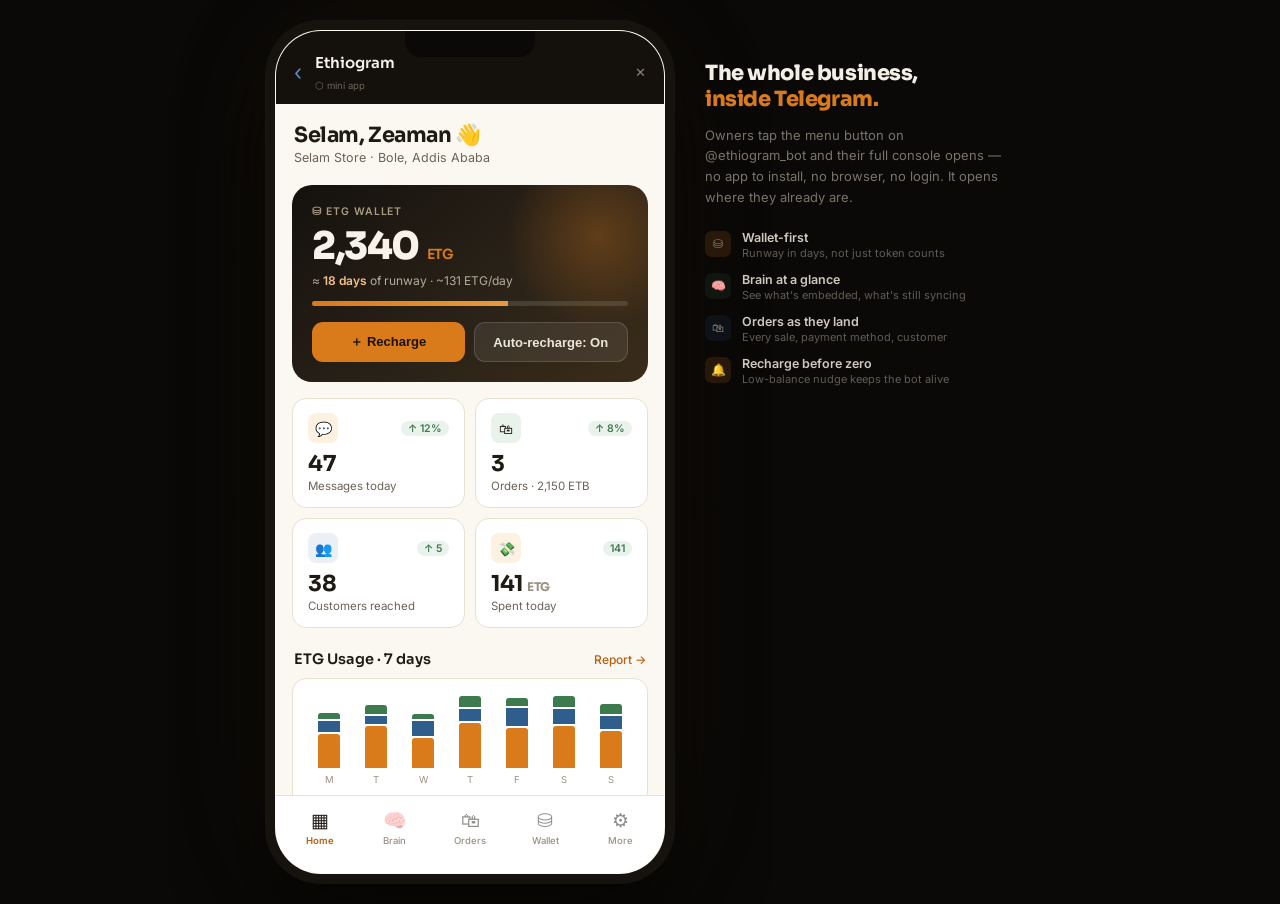
<file: docs/mockups/ethiogram_owner_mobile.html>
<!DOCTYPE html>
<html lang="en">
<head>
<meta charset="UTF-8">
<meta name="viewport" content="width=device-width, initial-scale=1.0">
<title>Ethiogram — Owner Console (Telegram)</title>
<link href="https://fonts.googleapis.com/css2?family=Sora:wght@400;500;600;700;800&family=Inter:wght@400;450;500;600&family=JetBrains+Mono:wght@500;600&display=swap" rel="stylesheet">
<style>
  *, *::before, *::after { box-sizing: border-box; margin: 0; padding: 0; }

  :root {
    --ink:        #14110D;
    --ink-2:      #1E1A14;
    --surface:    #FBF8F1;
    --surface-2:  #F3EEE2;
    --card:       #FFFFFF;
    --line:       #E8E1D2;
    --line-soft:  #F0EADC;
    --text:       #1E1A14;
    --text-2:     #6B6356;
    --text-3:     #9A9183;
    --amber:      #D97A1B;
    --amber-deep: #B85F10;
    --amber-soft: #FDF1E2;
    --green:      #3D7A4E;
    --green-soft: #EAF2EC;
    --red:        #C0492F;
    --red-soft:   #FBEDE9;
    --blue:       #2F5E8C;
    --blue-soft:  #EAF0F6;
  }

  body {
    background: #0A0908;
    font-family: 'Inter', sans-serif;
    color: var(--text);
    -webkit-font-smoothing: antialiased;
    display: flex; align-items: flex-start; justify-content: center;
    min-height: 100vh; padding: 30px 16px;
    gap: 40px; flex-wrap: wrap;
  }

  /* phone shell */
  .phone {
    width: 390px; height: 844px;
    background: var(--surface);
    border-radius: 46px;
    border: 1.5px solid rgba(255,255,255,0.14);
    overflow: hidden; position: relative;
    box-shadow: 0 0 0 9px #16120D, 0 0 0 10px rgba(255,255,255,0.05),
                0 40px 90px rgba(0,0,0,0.7), 0 0 130px rgba(217,122,27,0.07);
    display: flex; flex-direction: column;
  }

  /* telegram header bar */
  .tg-bar {
    background: var(--ink);
    padding: 14px 18px 13px;
    display: flex; align-items: center; gap: 13px;
    flex-shrink: 0;
    position: relative;
  }
  .tg-notch {
    position: absolute; top: 0; left: 50%; transform: translateX(-50%);
    width: 130px; height: 26px; background: #0A0908;
    border-radius: 0 0 16px 16px; z-index: 5;
  }
  .tg-back { color: #5E89C7; font-size: 22px; margin-top: 8px; }
  .tg-title-wrap { margin-top: 8px; flex: 1; }
  .tg-title { font-family:'Sora',sans-serif; font-size: 15px; font-weight: 600; color: #F7F3EA; }
  .tg-sub { font-size: 11px; color: #8E8472; margin-top: 1px; }
  .tg-close { color: #8E8472; font-size: 13px; margin-top: 8px; font-weight: 500; }
  .tg-mini-badge {
    margin-top: 8px; font-size: 9.5px; color: #6E6557;
    display: flex; align-items: center; gap: 4px;
  }

  /* scroll area */
  .screen { flex: 1; overflow-y: auto; overflow-x: hidden; scrollbar-width: none; -webkit-overflow-scrolling: touch; }
  .screen::-webkit-scrollbar { display: none; }

  /* greeting */
  .greet { padding: 18px 18px 6px; }
  .greet-hi { font-family:'Sora',sans-serif; font-size: 21px; font-weight: 700; letter-spacing: -0.02em; }
  .greet-sub { font-size: 12.5px; color: var(--text-2); margin-top: 2px; }

  /* WALLET — hero card */
  .wallet {
    margin: 14px 16px 0;
    background: linear-gradient(140deg, var(--ink) 0%, #2A2218 55%, #3a2c18 100%);
    border-radius: 20px; padding: 20px;
    color: #F7F3EA; position: relative; overflow: hidden;
  }
  .wallet::after {
    content:''; position: absolute; right:-50px; top:-50px;
    width: 200px; height: 200px;
    background: radial-gradient(circle, rgba(217,122,27,0.3), transparent 65%);
  }
  .wallet-label {
    font-size: 10.5px; text-transform: uppercase; letter-spacing: 0.09em;
    color: #A99B82; font-weight: 600; display:flex; align-items:center; gap:6px;
  }
  .wallet-bal {
    font-family:'Sora',sans-serif; font-weight: 800; font-size: 38px;
    letter-spacing: -0.03em; line-height: 1; margin-top: 9px;
    display: flex; align-items: baseline; gap: 8px;
  }
  .wallet-bal .u { font-size: 14px; font-weight: 600; color: var(--amber); }
  .wallet-runway { font-size: 12px; color: #B5AC9C; margin-top: 8px; }
  .wallet-runway b { color: #F4C089; font-weight: 600; }
  .runway-bar { margin-top: 13px; height: 5px; border-radius: 3px; background: rgba(255,255,255,0.12); overflow: hidden; }
  .runway-fill { height:100%; width: 62%; background: linear-gradient(90deg, var(--amber), #E89A3C); }
  .wallet-btns { display: flex; gap: 9px; margin-top: 16px; position: relative; }
  .wbtn {
    flex: 1; text-align: center; font-weight: 600; font-size: 13px;
    padding: 11px; border-radius: 11px; border: none; cursor: pointer;
  }
  .wbtn-amber { background: var(--amber); color: #1a1206; }
  .wbtn-ghost { background: rgba(255,255,255,0.08); color: #EDE7DA; border: 1px solid rgba(255,255,255,0.14); }

  /* quick stats — 2x2 */
  .qstats { display: grid; grid-template-columns: 1fr 1fr; gap: 10px; padding: 16px; }
  .qstat { background: var(--card); border: 1px solid var(--line); border-radius: 14px; padding: 14px 15px; }
  .qstat-top { display: flex; align-items: center; justify-content: space-between; margin-bottom: 10px; }
  .qstat-ic { width: 30px; height: 30px; border-radius: 8px; display:flex; align-items:center; justify-content:center; font-size:14px; }
  .ic-amber { background: var(--amber-soft); }
  .ic-green { background: var(--green-soft); }
  .ic-blue  { background: var(--blue-soft); }
  .ic-red   { background: var(--red-soft); }
  .qstat-trend { font-size: 10.5px; font-weight: 600; padding: 1px 7px; border-radius: 20px; }
  .t-up { color: var(--green); background: var(--green-soft); }
  .qstat-val { font-family:'Sora',sans-serif; font-weight: 700; font-size: 22px; letter-spacing: -0.02em; line-height: 1; }
  .qstat-name { font-size: 11.5px; color: var(--text-2); margin-top: 4px; }

  /* section header */
  .sec-head {
    display: flex; align-items: center; justify-content: space-between;
    padding: 6px 18px 10px;
  }
  .sec-title { font-family:'Sora',sans-serif; font-size: 14.5px; font-weight: 600; }
  .sec-link { font-size: 12px; color: var(--amber-deep); font-weight: 500; }

  /* usage mini chart */
  .chart-card { margin: 0 16px; background: var(--card); border: 1px solid var(--line); border-radius: 14px; padding: 16px; }
  .chart { height: 90px; display: flex; align-items: flex-end; gap: 6px; }
  .bcol { flex: 1; display: flex; flex-direction: column; align-items: center; gap: 6px; }
  .bstack { width: 100%; max-width: 22px; display: flex; flex-direction: column; justify-content: flex-end; gap: 2px; height: 72px; }
  .b { width: 100%; }
  .b.qa { background: var(--amber); border-radius: 3px 3px 0 0; }
  .b.ocr { background: var(--blue); }
  .b.bk { background: var(--green); border-radius: 3px 3px 0 0; }
  .bday { font-size: 9.5px; color: var(--text-3); }
  .clegend { display: flex; gap: 13px; margin-top: 12px; }
  .cleg { display: flex; align-items: center; gap: 5px; font-size: 11px; color: var(--text-2); }
  .cdot { width: 8px; height: 8px; border-radius: 2px; }

  /* list cards */
  .lcard { margin: 0 16px; background: var(--card); border: 1px solid var(--line); border-radius: 14px; overflow: hidden; }
  .litem { display: flex; align-items: center; gap: 12px; padding: 13px 14px; }
  .litem:not(:last-child) { border-bottom: 1px solid var(--line-soft); }
  .lic { width: 36px; height: 36px; border-radius: 9px; display:flex; align-items:center; justify-content:center; font-size: 15px; flex-shrink: 0; }
  .linfo { flex: 1; min-width: 0; }
  .lname { font-size: 13px; font-weight: 500; }
  .lmeta { font-size: 11px; color: var(--text-3); margin-top: 1px; }
  .lcount { font-family:'JetBrains Mono',monospace; font-size: 12.5px; font-weight: 600; color: var(--text-2); }
  .lpill { font-size: 10px; font-weight: 600; padding: 2px 8px; border-radius: 20px; }
  .pl-live { background: var(--green-soft); color: var(--green); }
  .pl-sync { background: var(--amber-soft); color: var(--amber-deep); }
  .lamt { font-family:'JetBrains Mono',monospace; font-size: 12px; font-weight: 600; }

  .gap { height: 18px; }
  .gap-sm { height: 10px; }

  /* bottom tab bar */
  .tabbar {
    flex-shrink: 0;
    background: var(--card);
    border-top: 1px solid var(--line);
    display: flex; padding: 8px 6px 22px;
  }
  .tab { flex: 1; display: flex; flex-direction: column; align-items: center; gap: 3px; padding: 5px; cursor: pointer; }
  .tab-ic { font-size: 19px; opacity: 0.5; }
  .tab-lbl { font-size: 9.5px; color: var(--text-3); font-weight: 500; }
  .tab.active .tab-ic { opacity: 1; }
  .tab.active .tab-lbl { color: var(--amber-deep); font-weight: 600; }

  /* floating recharge alert (low balance example) */
  .alert-strip {
    margin: 16px 16px 0;
    background: var(--amber-soft);
    border: 1px solid #F2D5AE;
    border-radius: 13px; padding: 12px 14px;
    display: flex; align-items: center; gap: 11px;
  }
  .alert-ic { font-size: 17px; }
  .alert-txt { flex: 1; font-size: 12px; color: #7A4E12; }
  .alert-txt b { font-weight: 600; }
  .alert-btn { font-size: 11.5px; font-weight: 600; color: #1a1206; background: var(--amber); padding: 6px 12px; border-radius: 8px; border: none; }

  /* live pulse */
  .live-tag { margin-left: auto; display: inline-flex; align-items: center; gap: 5px; font-size: 10px; font-weight: 600; color: var(--green); }
  .live-pulse { width: 6px; height: 6px; border-radius: 50%; background: var(--green); animation: pulse 2s infinite; }
  @keyframes pulse { 0%,100%{opacity:1} 50%{opacity:0.35} }

  /* caption for the two-phone layout */
  .caption { max-width: 300px; color: #8A8278; padding-top: 30px; }
  .caption h2 { font-family:'Sora',sans-serif; color:#F4EFE6; font-size: 21px; font-weight: 800; letter-spacing:-0.02em; line-height:1.25; }
  .caption h2 span { color: var(--amber); }
  .caption p { font-size: 13px; line-height: 1.6; margin-top: 12px; color:#7A7368; }
  .cap-feat { display:flex; flex-direction:column; gap: 12px; margin-top: 22px; }
  .cap-item { display:flex; gap:11px; align-items:flex-start; }
  .cap-dot { width: 26px; height:26px; border-radius:7px; display:flex; align-items:center; justify-content:center; font-size:12px; flex-shrink:0; margin-top:1px; }
  .cap-item .ct { font-size: 12.5px; font-weight:600; color:#CFC8BE; }
  .cap-item .cs { font-size: 11px; color:#615B52; margin-top:1px; }

  @keyframes rise { from{opacity:0;transform:translateY(12px)} to{opacity:1;transform:translateY(0)} }
  .phone { animation: rise 0.55s ease both; }
  .caption { animation: rise 0.55s 0.15s ease both; }
</style>
</head>
<body>

  <!-- PHONE -->
  <div class="phone">

    <!-- Telegram header -->
    <div class="tg-bar">
      <div class="tg-notch"></div>
      <div class="tg-back">‹</div>
      <div class="tg-title-wrap">
        <div class="tg-title">Ethiogram</div>
        <div class="tg-mini-badge">⬡ mini app</div>
      </div>
      <div class="tg-close">✕</div>
    </div>

    <div class="screen">

      <!-- greeting -->
      <div class="greet">
        <div class="greet-hi">Selam, Zeaman 👋</div>
        <div class="greet-sub">Selam Store · Bole, Addis Ababa</div>
      </div>

      <!-- WALLET -->
      <div class="wallet">
        <div class="wallet-label">⛁ ETG Wallet</div>
        <div class="wallet-bal">2,340 <span class="u">ETG</span></div>
        <div class="wallet-runway">≈ <b>18 days</b> of runway · ~131 ETG/day</div>
        <div class="runway-bar"><div class="runway-fill"></div></div>
        <div class="wallet-btns">
          <button class="wbtn wbtn-amber">＋ Recharge</button>
          <button class="wbtn wbtn-ghost">Auto-recharge: On</button>
        </div>
      </div>

      <!-- quick stats -->
      <div class="qstats">
        <div class="qstat">
          <div class="qstat-top">
            <div class="qstat-ic ic-amber">💬</div>
            <span class="qstat-trend t-up">↑ 12%</span>
          </div>
          <div class="qstat-val">47</div>
          <div class="qstat-name">Messages today</div>
        </div>
        <div class="qstat">
          <div class="qstat-top">
            <div class="qstat-ic ic-green">🛍</div>
            <span class="qstat-trend t-up">↑ 8%</span>
          </div>
          <div class="qstat-val">3</div>
          <div class="qstat-name">Orders · 2,150 ETB</div>
        </div>
        <div class="qstat">
          <div class="qstat-top">
            <div class="qstat-ic ic-blue">👥</div>
            <span class="qstat-trend t-up">↑ 5</span>
          </div>
          <div class="qstat-val">38</div>
          <div class="qstat-name">Customers reached</div>
        </div>
        <div class="qstat">
          <div class="qstat-top">
            <div class="qstat-ic ic-amber">💸</div>
            <span class="qstat-trend t-up">141</span>
          </div>
          <div class="qstat-val">141 <span style="font-size:12px;color:var(--text-3)">ETG</span></div>
          <div class="qstat-name">Spent today</div>
        </div>
      </div>

      <!-- usage chart -->
      <div class="sec-head">
        <div class="sec-title">ETG Usage · 7 days</div>
        <div class="sec-link">Report →</div>
      </div>
      <div class="chart-card">
        <div class="chart">
          <div class="bcol"><div class="bstack"><div class="b bk" style="height:6px"></div><div class="b ocr" style="height:11px"></div><div class="b qa" style="height:34px"></div></div><div class="bday">M</div></div>
          <div class="bcol"><div class="bstack"><div class="b bk" style="height:9px"></div><div class="b ocr" style="height:8px"></div><div class="b qa" style="height:42px"></div></div><div class="bday">T</div></div>
          <div class="bcol"><div class="bstack"><div class="b bk" style="height:5px"></div><div class="b ocr" style="height:15px"></div><div class="b qa" style="height:30px"></div></div><div class="bday">W</div></div>
          <div class="bcol"><div class="bstack"><div class="b bk" style="height:12px"></div><div class="b ocr" style="height:12px"></div><div class="b qa" style="height:48px"></div></div><div class="bday">T</div></div>
          <div class="bcol"><div class="bstack"><div class="b bk" style="height:8px"></div><div class="b ocr" style="height:18px"></div><div class="b qa" style="height:40px"></div></div><div class="bday">F</div></div>
          <div class="bcol"><div class="bstack"><div class="b bk" style="height:15px"></div><div class="b ocr" style="height:20px"></div><div class="b qa" style="height:56px"></div></div><div class="bday">S</div></div>
          <div class="bcol"><div class="bstack"><div class="b bk" style="height:10px"></div><div class="b ocr" style="height:13px"></div><div class="b qa" style="height:37px"></div></div><div class="bday">S</div></div>
        </div>
        <div class="clegend">
          <div class="cleg"><span class="cdot" style="background:var(--amber)"></span> Q&amp;A</div>
          <div class="cleg"><span class="cdot" style="background:var(--blue)"></span> OCR</div>
          <div class="cleg"><span class="cdot" style="background:var(--green)"></span> Bookings</div>
        </div>
      </div>

      <div class="gap"></div>

      <!-- recent orders -->
      <div class="sec-head">
        <div class="sec-title">Recent Orders</div>
        <div class="sec-link">All →</div>
      </div>
      <div class="lcard">
        <div class="litem">
          <div class="lic ic-green">🧾</div>
          <div class="linfo">
            <div class="lname">ETH-A3F2B1</div>
            <div class="lmeta">Kemis + Sneakers · Chapa · 12m</div>
          </div>
          <span class="lamt" style="color:var(--green)">2,150</span>
        </div>
        <div class="litem">
          <div class="lic ic-amber">🧾</div>
          <div class="linfo">
            <div class="lname">ETH-C8D1A4</div>
            <div class="lmeta">Leather Tote · awaiting pay · 38m</div>
          </div>
          <span class="lamt" style="color:var(--amber-deep)">2,400</span>
        </div>
        <div class="litem">
          <div class="lic ic-green">🧾</div>
          <div class="linfo">
            <div class="lname">ETH-9B2E7C</div>
            <div class="lmeta">Silver Necklace · Telebirr · 1h</div>
          </div>
          <span class="lamt" style="color:var(--green)">650</span>
        </div>
      </div>

      <div class="gap"></div>

      <!-- business brain -->
      <div class="sec-head">
        <div class="sec-title">Business Brain</div>
        <div class="sec-link">Manage →</div>
      </div>
      <div class="lcard">
        <div class="litem">
          <div class="lic ic-amber">📄</div>
          <div class="linfo">
            <div class="lname">Product catalog.pdf</div>
            <div class="lmeta">142 items · embedded</div>
          </div>
          <span class="lpill pl-live">Live</span>
        </div>
        <div class="litem">
          <div class="lic ic-blue">📋</div>
          <div class="linfo">
            <div class="lname">Price list.xlsx</div>
            <div class="lmeta">Embedding… 60%</div>
          </div>
          <span class="lpill pl-sync">Syncing</span>
        </div>
        <div class="litem">
          <div class="lic ic-green">❓</div>
          <div class="linfo">
            <div class="lname">FAQs</div>
            <div class="lmeta">28 questions</div>
          </div>
          <span class="lcount">28</span>
        </div>
      </div>

      <div class="gap"></div>

      <!-- active agents -->
      <div class="sec-head">
        <div class="sec-title">Active Agents</div>
        <div class="sec-link">Gallery →</div>
      </div>
      <div class="lcard">
        <div class="litem">
          <div class="lic ic-green">🧾</div>
          <div class="linfo">
            <div class="lname">The Accountant</div>
            <div class="lmeta">Reads receipts · 9 today</div>
          </div>
          <span class="lpill pl-live">Active</span>
        </div>
        <div class="litem">
          <div class="lic ic-blue">📅</div>
          <div class="linfo">
            <div class="lname">The Concierge</div>
            <div class="lmeta">Trial · 11 days left</div>
          </div>
          <span class="lpill pl-sync">Trial</span>
        </div>
      </div>

      <div class="gap"></div>

      <!-- bot status -->
      <div class="sec-head">
        <div class="sec-title">My Bot</div>
        <div class="sec-link">Settings →</div>
      </div>
      <div class="lcard">
        <div class="litem">
          <div class="lic" style="background:linear-gradient(135deg,#D97A1B,#E89A3C); color:white; font-family:'Sora'; font-weight:700;">S</div>
          <div class="linfo">
            <div class="lname">@selamstore_bot</div>
            <div class="lmeta">1.2K messages · 4.9★</div>
          </div>
          <span class="live-tag"><span class="live-pulse"></span> Live</span>
        </div>
      </div>

      <div class="gap"></div>

    </div>

    <!-- bottom tabs -->
    <div class="tabbar">
      <div class="tab active"><div class="tab-ic">▦</div><div class="tab-lbl">Home</div></div>
      <div class="tab"><div class="tab-ic">🧠</div><div class="tab-lbl">Brain</div></div>
      <div class="tab"><div class="tab-ic">🛍</div><div class="tab-lbl">Orders</div></div>
      <div class="tab"><div class="tab-ic">⛁</div><div class="tab-lbl">Wallet</div></div>
      <div class="tab"><div class="tab-ic">⚙</div><div class="tab-lbl">More</div></div>
    </div>

  </div>

  <!-- CAPTION -->
  <div class="caption">
    <h2>The whole business,<br><span>inside Telegram.</span></h2>
    <p>Owners tap the menu button on @ethiogram_bot and their full console opens — no app to install, no browser, no login. It opens where they already are.</p>
    <div class="cap-feat">
      <div class="cap-item">
        <div class="cap-dot" style="background:rgba(217,122,27,0.15)">⛁</div>
        <div><div class="ct">Wallet-first</div><div class="cs">Runway in days, not just token counts</div></div>
      </div>
      <div class="cap-item">
        <div class="cap-dot" style="background:rgba(61,122,78,0.13)">🧠</div>
        <div><div class="ct">Brain at a glance</div><div class="cs">See what's embedded, what's still syncing</div></div>
      </div>
      <div class="cap-item">
        <div class="cap-dot" style="background:rgba(47,94,140,0.13)">🛍</div>
        <div><div class="ct">Orders as they land</div><div class="cs">Every sale, payment method, customer</div></div>
      </div>
      <div class="cap-item">
        <div class="cap-dot" style="background:rgba(217,122,27,0.15)">🔔</div>
        <div><div class="ct">Recharge before zero</div><div class="cs">Low-balance nudge keeps the bot alive</div></div>
      </div>
    </div>
  </div>

</body>
</html>
</file>
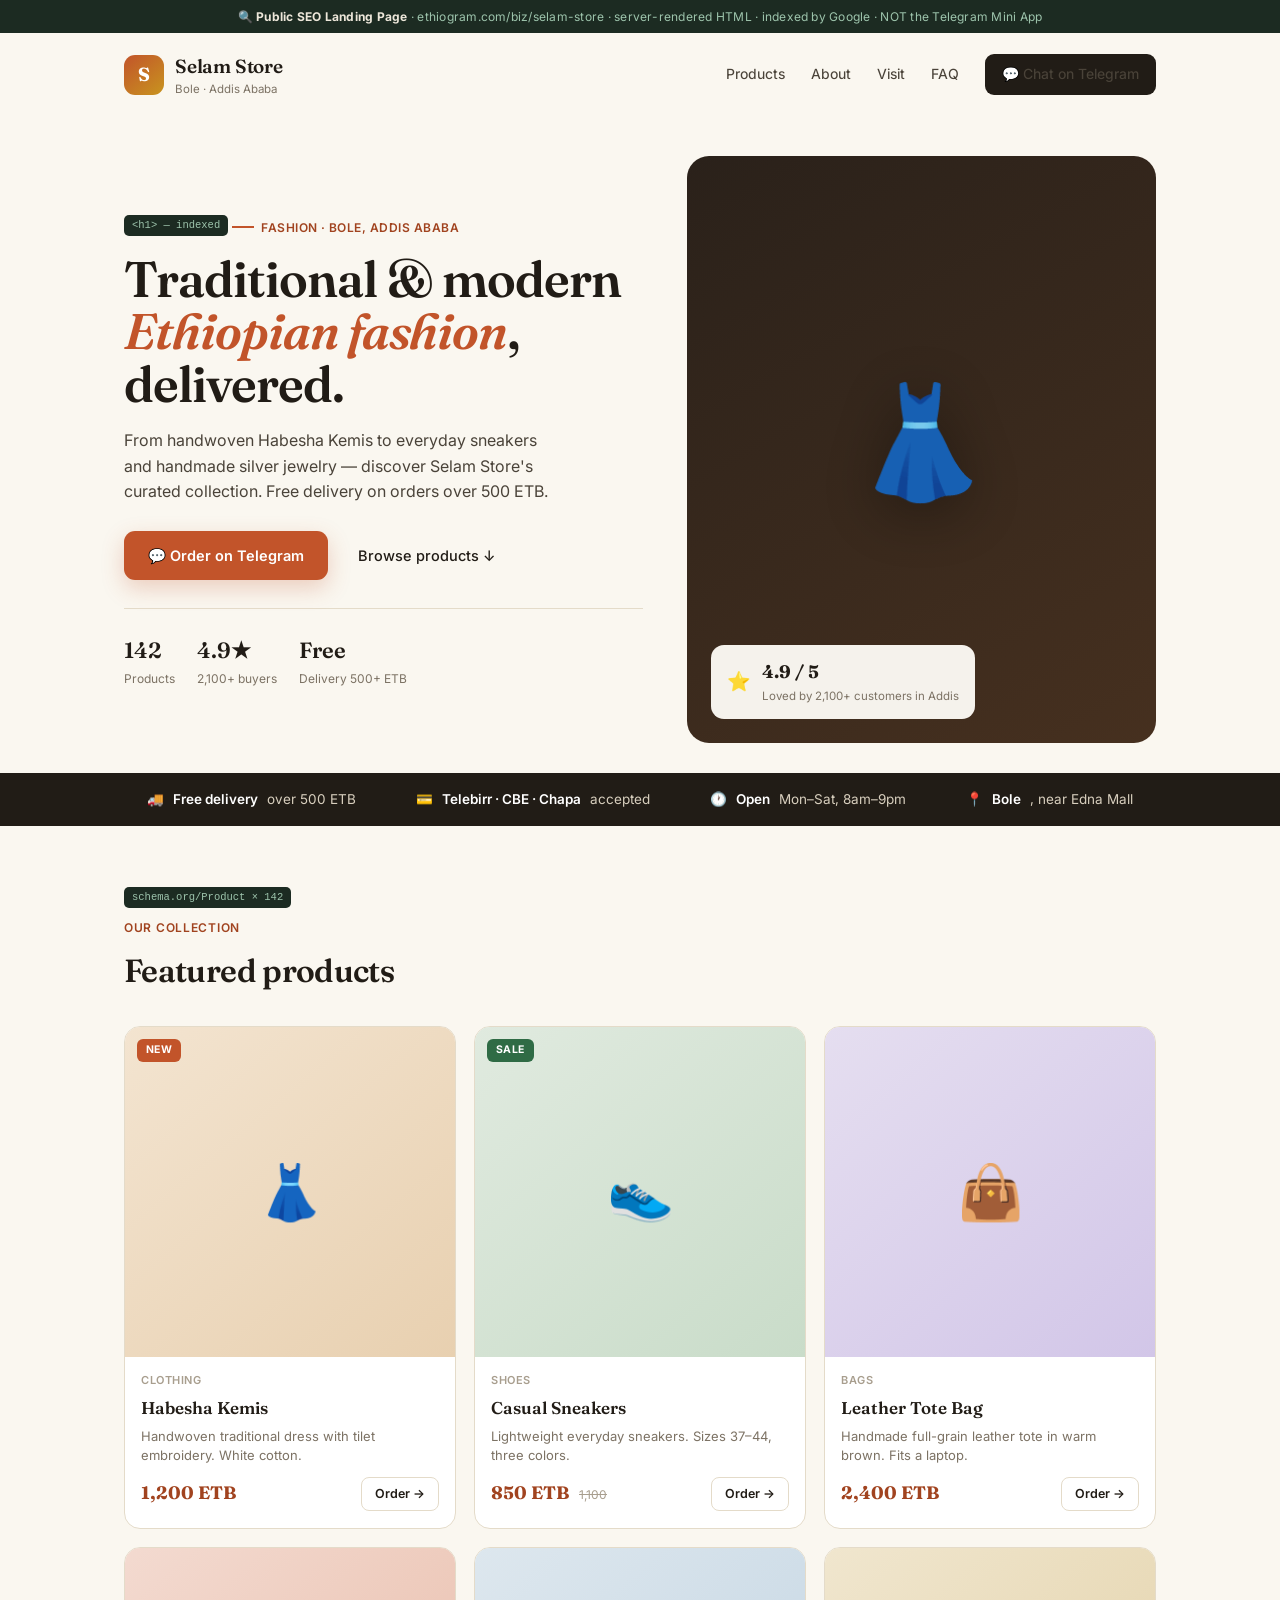
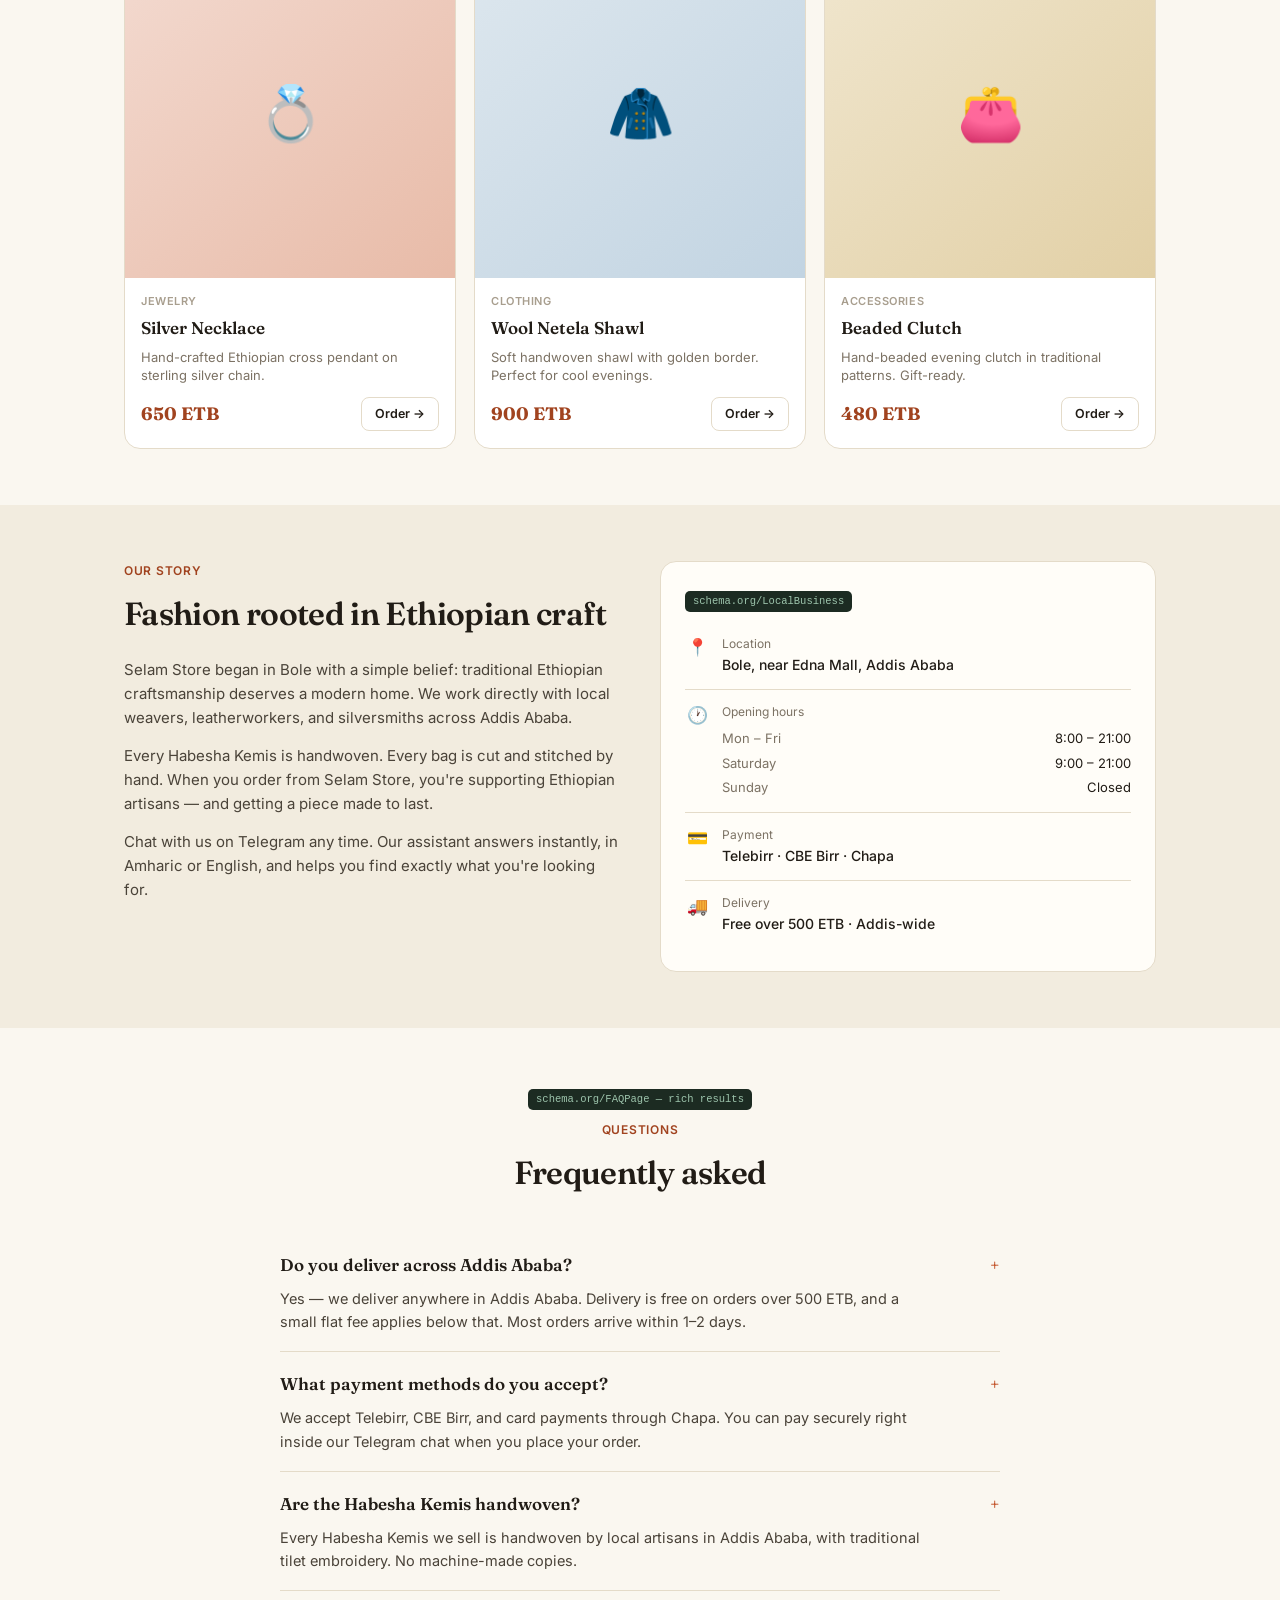
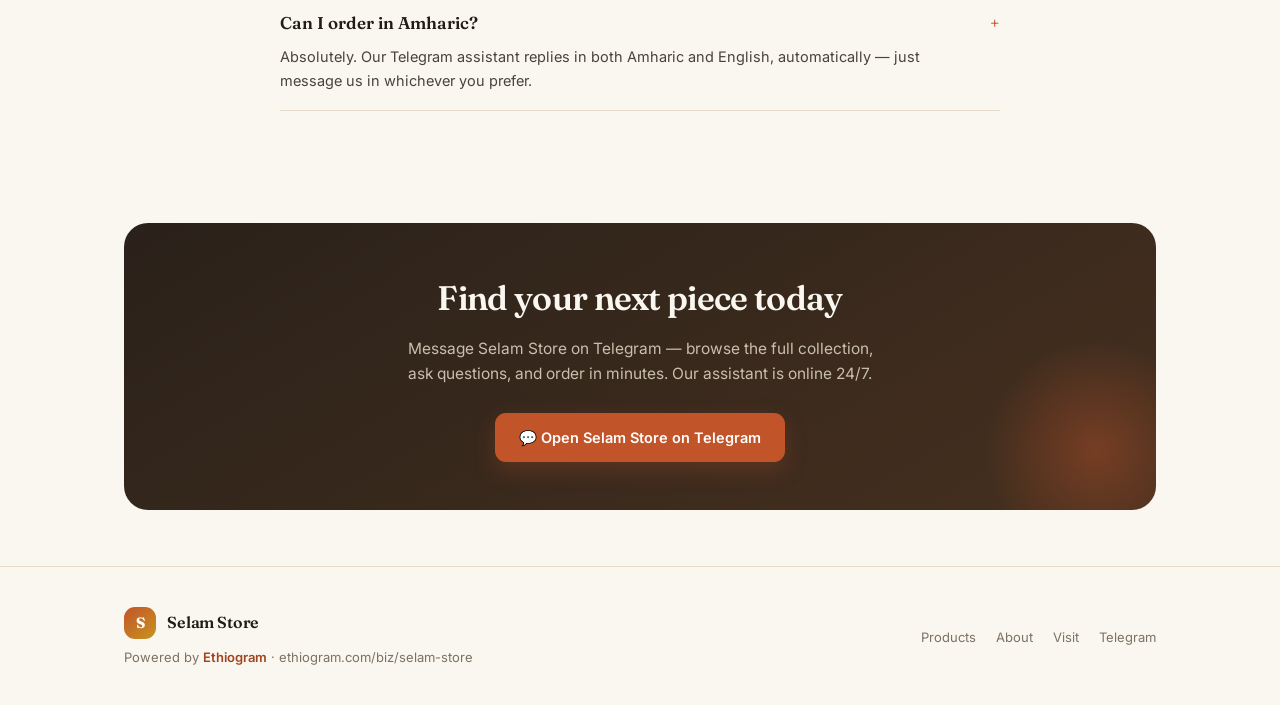
<file: docs/mockups/ethiogram_seo_landing.html>
<!DOCTYPE html>
<html lang="en">
<head>
<meta charset="UTF-8">
<meta name="viewport" content="width=device-width, initial-scale=1.0">

<!-- ───── SEO: what Google reads ───── -->
<title>Selam Store — Traditional & Modern Fashion in Bole, Addis Ababa</title>
<meta name="description" content="Selam Store offers Habesha Kemis, leather bags, sneakers and handmade jewelry in Bole, Addis Ababa. Free delivery over 500 ETB. Order on Telegram.">
<meta property="og:title" content="Selam Store — Fashion in Bole, Addis Ababa">
<meta property="og:description" content="Traditional & modern Ethiopian fashion. Free delivery over 500 ETB.">
<meta property="og:type" content="business.business">
<meta property="og:url" content="https://ethiogram.com/biz/selam-store">

<link href="https://fonts.googleapis.com/css2?family=Fraunces:opsz,wght@9..144,500;9..144,600;9..144,700&family=Inter:wght@400;450;500;600&display=swap" rel="stylesheet">

<style>
  *, *::before, *::after { box-sizing: border-box; margin: 0; padding: 0; }

  :root {
    --bg:        #FAF7F0;
    --bg-2:      #F2ECDF;
    --ink:       #211C16;
    --ink-soft:  #4A4339;
    --muted:     #7C7264;
    --faint:     #A89E8E;
    --line:      #E4DBC9;
    --terra:     #C2542A;   /* the brand — terracotta/Ethiopian clay */
    --terra-deep:#A1431F;
    --gold:      #C8941F;
    --green:     #2F6B45;
    --card:      #FFFFFF;
    --cream-card:#FFFDF8;
  }

  body {
    background: var(--bg);
    font-family: 'Inter', sans-serif;
    color: var(--ink);
    -webkit-font-smoothing: antialiased;
    line-height: 1.6;
  }
  .wrap { max-width: 1080px; margin: 0 auto; padding: 0 24px; }
  .serif { font-family: 'Fraunces', serif; }

  /* ───── annotation ribbon (explains this is the SEO surface) ───── */
  .seo-note {
    background: #1C2B22; color: #9DC4AC;
    font-size: 12px; text-align: center; padding: 7px 16px;
    font-family: 'Inter', monospace; letter-spacing: 0.02em;
  }
  .seo-note b { color: #EDE7DA; }

  /* ───── top bar ───── */
  .topnav {
    display: flex; align-items: center; justify-content: space-between;
    padding: 18px 0;
  }
  .logo-row { display: flex; align-items: center; gap: 11px; }
  .logo-mark {
    width: 40px; height: 40px; border-radius: 11px;
    background: linear-gradient(140deg, var(--terra), var(--gold));
    display: flex; align-items: center; justify-content: center;
    color: white; font-family: 'Fraunces', serif; font-weight: 700; font-size: 19px;
  }
  .logo-name { font-family: 'Fraunces', serif; font-weight: 600; font-size: 19px; letter-spacing: -0.01em; }
  .logo-loc { font-size: 11.5px; color: var(--muted); margin-top: -2px; }
  .nav-links { display: flex; gap: 26px; align-items: center; }
  .nav-links a { color: var(--ink-soft); text-decoration: none; font-size: 14px; font-weight: 450; }
  .nav-links a:hover { color: var(--terra); }
  .nav-cta {
    background: var(--ink); color: var(--bg); padding: 9px 17px;
    border-radius: 9px; font-size: 13.5px; font-weight: 600;
    display: inline-flex; align-items: center; gap: 7px; text-decoration: none;
  }
  .nav-cta:hover { background: var(--terra); }

  /* ───── hero ───── */
  .hero { padding: 40px 0 30px; display: grid; grid-template-columns: 1.05fr 0.95fr; gap: 44px; align-items: center; }
  .eyebrow {
    display: inline-flex; align-items: center; gap: 7px;
    font-size: 12px; font-weight: 600; letter-spacing: 0.04em;
    color: var(--terra-deep); text-transform: uppercase; margin-bottom: 16px;
  }
  .eyebrow::before { content: ''; width: 22px; height: 1.5px; background: var(--terra); }
  .hero h1 {
    font-family: 'Fraunces', serif; font-weight: 600;
    font-size: 50px; line-height: 1.05; letter-spacing: -0.02em;
    margin-bottom: 18px;
  }
  .hero h1 em { font-style: italic; color: var(--terra); }
  .hero p { font-size: 16px; color: var(--ink-soft); max-width: 440px; margin-bottom: 26px; }
  .hero-cta-row { display: flex; gap: 12px; align-items: center; }
  .btn-tg {
    background: var(--terra); color: white; padding: 13px 24px;
    border-radius: 11px; font-size: 14.5px; font-weight: 600;
    display: inline-flex; align-items: center; gap: 9px; text-decoration: none;
    box-shadow: 0 8px 22px rgba(194,84,42,0.25); transition: all 0.18s;
  }
  .btn-tg:hover { background: var(--terra-deep); transform: translateY(-2px); }
  .btn-ghost { color: var(--ink); padding: 13px 18px; font-size: 14.5px; font-weight: 500; text-decoration: none; display: inline-flex; align-items: center; gap: 7px; }
  .btn-ghost:hover { color: var(--terra); }

  .hero-trust { display: flex; gap: 22px; margin-top: 28px; padding-top: 24px; border-top: 1px solid var(--line); }
  .trust-item .tv { font-family: 'Fraunces', serif; font-weight: 600; font-size: 22px; }
  .trust-item .tl { font-size: 12px; color: var(--muted); margin-top: 1px; }

  /* hero visual */
  .hero-visual {
    background: linear-gradient(150deg, #2A211A, #46301F);
    border-radius: 22px; aspect-ratio: 4/5; position: relative; overflow: hidden;
    display: flex; align-items: flex-end; padding: 24px;
  }
  .hero-visual::before {
    content: '👗'; position: absolute; top: 50%; left: 50%;
    transform: translate(-50%,-55%); font-size: 110px; opacity: 0.92;
    filter: drop-shadow(0 10px 30px rgba(0,0,0,0.4));
  }
  .hero-badge {
    position: relative; background: rgba(255,253,248,0.95);
    border-radius: 13px; padding: 13px 16px; backdrop-filter: blur(8px);
    display: flex; align-items: center; gap: 11px;
  }
  .hb-star { font-size: 19px; }
  .hb-rate { font-family: 'Fraunces', serif; font-weight: 700; font-size: 18px; }
  .hb-sub { font-size: 11.5px; color: var(--muted); }

  /* ───── trust strip ───── */
  .strip { background: var(--ink); color: var(--bg); }
  .strip-inner { display: flex; justify-content: space-around; padding: 16px 0; flex-wrap: wrap; gap: 14px; }
  .strip-item { display: flex; align-items: center; gap: 9px; font-size: 13.5px; color: #D8CFBE; }
  .strip-item b { color: #fff; font-weight: 600; }

  /* ───── section heading ───── */
  .sec { padding: 56px 0; }
  .sec-eyebrow { font-size: 12px; font-weight: 600; letter-spacing: 0.06em; color: var(--terra-deep); text-transform: uppercase; }
  .sec-title { font-family: 'Fraunces', serif; font-weight: 600; font-size: 32px; letter-spacing: -0.02em; margin-top: 8px; }
  .sec-head-row { display: flex; justify-content: space-between; align-items: flex-end; margin-bottom: 30px; }

  /* ───── products grid (real text — Google reads it) ───── */
  .pgrid { display: grid; grid-template-columns: repeat(3, 1fr); gap: 18px; }
  .pcard { background: var(--card); border: 1px solid var(--line); border-radius: 16px; overflow: hidden; transition: all 0.18s; }
  .pcard:hover { transform: translateY(-3px); box-shadow: 0 16px 40px rgba(33,28,22,0.1); border-color: #D9CFB9; }
  .pcard-img { aspect-ratio: 1; display: flex; align-items: center; justify-content: center; font-size: 54px; position: relative; }
  .pi-1 { background: linear-gradient(140deg, #F3E4D0, #E8D0B0); }
  .pi-2 { background: linear-gradient(140deg, #E0EADF, #C9DCC9); }
  .pi-3 { background: linear-gradient(140deg, #E5DEF0, #D2C6E8); }
  .pi-4 { background: linear-gradient(140deg, #F3DAD0, #E8BBA8); }
  .pi-5 { background: linear-gradient(140deg, #DDE7EE, #C2D4E2); }
  .pi-6 { background: linear-gradient(140deg, #F0E6CE, #E2D0A6); }
  .pcard-tag { position: absolute; top: 12px; left: 12px; font-size: 10.5px; font-weight: 700; text-transform: uppercase; letter-spacing: 0.04em; padding: 3px 9px; border-radius: 6px; }
  .tag-new { background: var(--terra); color: white; }
  .tag-sale { background: var(--green); color: white; }
  .pcard-body { padding: 15px 16px 17px; }
  .pcard-cat { font-size: 11px; color: var(--faint); text-transform: uppercase; letter-spacing: 0.05em; font-weight: 600; }
  .pcard-name { font-family: 'Fraunces', serif; font-weight: 600; font-size: 17px; margin: 4px 0 6px; }
  .pcard-desc { font-size: 13px; color: var(--muted); margin-bottom: 12px; line-height: 1.45; }
  .pcard-foot { display: flex; align-items: center; justify-content: space-between; }
  .pcard-price { font-family: 'Fraunces', serif; font-weight: 700; font-size: 18px; color: var(--terra-deep); }
  .pcard-price .old { font-family: 'Inter'; font-size: 12px; color: var(--faint); text-decoration: line-through; font-weight: 400; margin-left: 6px; }
  .pcard-buy { font-size: 12.5px; font-weight: 600; color: var(--ink); border: 1px solid var(--line); padding: 6px 13px; border-radius: 8px; text-decoration: none; }
  .pcard-buy:hover { background: var(--terra); color: white; border-color: var(--terra); }

  /* ───── about / info two-col ───── */
  .about { background: var(--bg-2); }
  .about-grid { display: grid; grid-template-columns: 1fr 1fr; gap: 40px; align-items: start; }
  .about-text p { font-size: 15px; color: var(--ink-soft); margin-bottom: 14px; }
  .info-card { background: var(--cream-card); border: 1px solid var(--line); border-radius: 16px; padding: 24px; }
  .info-row { display: flex; gap: 13px; padding: 12px 0; border-bottom: 1px solid var(--line); }
  .info-row:last-child { border-bottom: none; }
  .info-ic { font-size: 17px; width: 24px; text-align: center; }
  .info-k { font-size: 12px; color: var(--muted); }
  .info-v { font-size: 14px; font-weight: 500; margin-top: 1px; }

  /* hours table */
  .hours-mini { font-size: 13px; }
  .hours-mini div { display: flex; justify-content: space-between; padding: 2px 0; }
  .hours-mini .day { color: var(--muted); }

  /* ───── FAQ (great for SEO rich results) ───── */
  .faq-list { max-width: 720px; margin: 0 auto; }
  .faq-item { border-bottom: 1px solid var(--line); padding: 18px 0; }
  .faq-q { font-family: 'Fraunces', serif; font-weight: 600; font-size: 17px; display: flex; justify-content: space-between; cursor: pointer; }
  .faq-q span { color: var(--terra); }
  .faq-a { font-size: 14.5px; color: var(--ink-soft); margin-top: 9px; max-width: 640px; }

  /* ───── final CTA ───── */
  .final-cta { background: linear-gradient(150deg, #2A211A 0%, #46301F 100%); color: var(--bg); border-radius: 24px; padding: 48px; text-align: center; margin: 56px 0; position: relative; overflow: hidden; }
  .final-cta::after { content: ''; position: absolute; right: -60px; bottom: -60px; width: 240px; height: 240px; background: radial-gradient(circle, rgba(194,84,42,0.4), transparent 65%); }
  .final-cta h2 { font-family: 'Fraunces', serif; font-weight: 600; font-size: 34px; letter-spacing: -0.02em; position: relative; }
  .final-cta p { font-size: 15.5px; color: #C9BFAE; margin: 12px auto 26px; max-width: 480px; position: relative; }

  /* ───── footer ───── */
  footer { padding: 40px 0; border-top: 1px solid var(--line); }
  .foot-grid { display: flex; justify-content: space-between; align-items: center; flex-wrap: wrap; gap: 16px; }
  .foot-powered { font-size: 13px; color: var(--muted); }
  .foot-powered b { color: var(--terra-deep); font-weight: 600; }
  .foot-links { display: flex; gap: 20px; }
  .foot-links a { font-size: 13px; color: var(--muted); text-decoration: none; }

  /* schema annotation tag */
  .schema-tag {
    display: inline-block; font-family: monospace; font-size: 10.5px;
    background: #1C2B22; color: #9DC4AC; padding: 2px 8px; border-radius: 5px;
    margin-bottom: 10px;
  }

  @media (max-width: 880px) {
    .hero { grid-template-columns: 1fr; gap: 30px; }
    .hero h1 { font-size: 38px; }
    .pgrid { grid-template-columns: 1fr 1fr; }
    .about-grid { grid-template-columns: 1fr; }
    .nav-links { display: none; }
  }
  @media (max-width: 560px) {
    .pgrid { grid-template-columns: 1fr; }
    .hero-trust { flex-wrap: wrap; }
  }

  @keyframes rise { from { opacity: 0; transform: translateY(14px); } to { opacity: 1; transform: translateY(0); } }
  .hero { animation: rise 0.6s ease both; }
</style>
</head>
<body>

  <!-- annotation: this explains the mockup, not part of the real page -->
  <div class="seo-note">
    🔍 <b>Public SEO Landing Page</b> · ethiogram.com/biz/selam-store · server-rendered HTML · indexed by Google · NOT the Telegram Mini App
  </div>

  <div class="wrap">
    <!-- NAV -->
    <nav class="topnav">
      <div class="logo-row">
        <div class="logo-mark">S</div>
        <div>
          <div class="logo-name">Selam Store</div>
          <div class="logo-loc">Bole · Addis Ababa</div>
        </div>
      </div>
      <div class="nav-links">
        <a href="#products">Products</a>
        <a href="#about">About</a>
        <a href="#visit">Visit</a>
        <a href="#faq">FAQ</a>
        <a class="nav-cta" href="#">💬 Chat on Telegram</a>
      </div>
    </nav>

    <!-- HERO -->
    <section class="hero">
      <div>
        <div class="schema-tag">&lt;h1&gt; — indexed</div>
        <div class="eyebrow">Fashion · Bole, Addis Ababa</div>
        <h1>Traditional &amp; modern <em>Ethiopian fashion</em>, delivered.</h1>
        <p>From handwoven Habesha Kemis to everyday sneakers and handmade silver jewelry — discover Selam Store's curated collection. Free delivery on orders over 500 ETB.</p>
        <div class="hero-cta-row">
          <a class="btn-tg" href="#">💬 Order on Telegram</a>
          <a class="btn-ghost" href="#products">Browse products ↓</a>
        </div>
        <div class="hero-trust">
          <div class="trust-item"><div class="tv">142</div><div class="tl">Products</div></div>
          <div class="trust-item"><div class="tv">4.9★</div><div class="tl">2,100+ buyers</div></div>
          <div class="trust-item"><div class="tv">Free</div><div class="tl">Delivery 500+ ETB</div></div>
        </div>
      </div>
      <div class="hero-visual">
        <div class="hero-badge">
          <span class="hb-star">⭐</span>
          <div>
            <div class="hb-rate">4.9 / 5</div>
            <div class="hb-sub">Loved by 2,100+ customers in Addis</div>
          </div>
        </div>
      </div>
    </section>
  </div>

  <!-- TRUST STRIP -->
  <div class="strip">
    <div class="wrap">
      <div class="strip-inner">
        <div class="strip-item">🚚 <b>Free delivery</b> over 500 ETB</div>
        <div class="strip-item">💳 <b>Telebirr · CBE · Chapa</b> accepted</div>
        <div class="strip-item">🕐 <b>Open</b> Mon–Sat, 8am–9pm</div>
        <div class="strip-item">📍 <b>Bole</b>, near Edna Mall</div>
      </div>
    </div>
  </div>

  <div class="wrap">
    <!-- PRODUCTS -->
    <section class="sec" id="products">
      <div class="sec-head-row">
        <div>
          <div class="schema-tag">schema.org/Product × 142</div>
          <div class="sec-eyebrow">Our Collection</div>
          <div class="sec-title">Featured products</div>
        </div>
      </div>
      <div class="pgrid">
        <div class="pcard">
          <div class="pcard-img pi-1">👗<span class="pcard-tag tag-new">New</span></div>
          <div class="pcard-body">
            <div class="pcard-cat">Clothing</div>
            <div class="pcard-name">Habesha Kemis</div>
            <div class="pcard-desc">Handwoven traditional dress with tilet embroidery. White cotton.</div>
            <div class="pcard-foot"><div class="pcard-price">1,200 ETB</div><a class="pcard-buy" href="#">Order →</a></div>
          </div>
        </div>
        <div class="pcard">
          <div class="pcard-img pi-2">👟<span class="pcard-tag tag-sale">Sale</span></div>
          <div class="pcard-body">
            <div class="pcard-cat">Shoes</div>
            <div class="pcard-name">Casual Sneakers</div>
            <div class="pcard-desc">Lightweight everyday sneakers. Sizes 37–44, three colors.</div>
            <div class="pcard-foot"><div class="pcard-price">850 ETB <span class="old">1,100</span></div><a class="pcard-buy" href="#">Order →</a></div>
          </div>
        </div>
        <div class="pcard">
          <div class="pcard-img pi-3">👜</div>
          <div class="pcard-body">
            <div class="pcard-cat">Bags</div>
            <div class="pcard-name">Leather Tote Bag</div>
            <div class="pcard-desc">Handmade full-grain leather tote in warm brown. Fits a laptop.</div>
            <div class="pcard-foot"><div class="pcard-price">2,400 ETB</div><a class="pcard-buy" href="#">Order →</a></div>
          </div>
        </div>
        <div class="pcard">
          <div class="pcard-img pi-4">💍</div>
          <div class="pcard-body">
            <div class="pcard-cat">Jewelry</div>
            <div class="pcard-name">Silver Necklace</div>
            <div class="pcard-desc">Hand-crafted Ethiopian cross pendant on sterling silver chain.</div>
            <div class="pcard-foot"><div class="pcard-price">650 ETB</div><a class="pcard-buy" href="#">Order →</a></div>
          </div>
        </div>
        <div class="pcard">
          <div class="pcard-img pi-5">🧥</div>
          <div class="pcard-body">
            <div class="pcard-cat">Clothing</div>
            <div class="pcard-name">Wool Netela Shawl</div>
            <div class="pcard-desc">Soft handwoven shawl with golden border. Perfect for cool evenings.</div>
            <div class="pcard-foot"><div class="pcard-price">900 ETB</div><a class="pcard-buy" href="#">Order →</a></div>
          </div>
        </div>
        <div class="pcard">
          <div class="pcard-img pi-6">👛</div>
          <div class="pcard-body">
            <div class="pcard-cat">Accessories</div>
            <div class="pcard-name">Beaded Clutch</div>
            <div class="pcard-desc">Hand-beaded evening clutch in traditional patterns. Gift-ready.</div>
            <div class="pcard-foot"><div class="pcard-price">480 ETB</div><a class="pcard-buy" href="#">Order →</a></div>
          </div>
        </div>
      </div>
    </section>
  </div>

  <!-- ABOUT + VISIT -->
  <section class="sec about" id="about">
    <div class="wrap">
      <div class="about-grid">
        <div class="about-text">
          <div class="sec-eyebrow">Our Story</div>
          <div class="sec-title" style="margin-bottom:18px;">Fashion rooted in Ethiopian craft</div>
          <p>Selam Store began in Bole with a simple belief: traditional Ethiopian craftsmanship deserves a modern home. We work directly with local weavers, leatherworkers, and silversmiths across Addis Ababa.</p>
          <p>Every Habesha Kemis is handwoven. Every bag is cut and stitched by hand. When you order from Selam Store, you're supporting Ethiopian artisans — and getting a piece made to last.</p>
          <p>Chat with us on Telegram any time. Our assistant answers instantly, in Amharic or English, and helps you find exactly what you're looking for.</p>
        </div>
        <div class="info-card" id="visit">
          <div class="schema-tag">schema.org/LocalBusiness</div>
          <div class="info-row">
            <div class="info-ic">📍</div>
            <div><div class="info-k">Location</div><div class="info-v">Bole, near Edna Mall, Addis Ababa</div></div>
          </div>
          <div class="info-row">
            <div class="info-ic">🕐</div>
            <div style="flex:1">
              <div class="info-k" style="margin-bottom:5px;">Opening hours</div>
              <div class="hours-mini">
                <div><span class="day">Mon – Fri</span><span>8:00 – 21:00</span></div>
                <div><span class="day">Saturday</span><span>9:00 – 21:00</span></div>
                <div><span class="day">Sunday</span><span>Closed</span></div>
              </div>
            </div>
          </div>
          <div class="info-row">
            <div class="info-ic">💳</div>
            <div><div class="info-k">Payment</div><div class="info-v">Telebirr · CBE Birr · Chapa</div></div>
          </div>
          <div class="info-row">
            <div class="info-ic">🚚</div>
            <div><div class="info-k">Delivery</div><div class="info-v">Free over 500 ETB · Addis-wide</div></div>
          </div>
        </div>
      </div>
    </div>
  </section>

  <div class="wrap">
    <!-- FAQ -->
    <section class="sec" id="faq">
      <div style="text-align:center; margin-bottom:34px;">
        <div class="schema-tag">schema.org/FAQPage — rich results</div>
        <div class="sec-eyebrow">Questions</div>
        <div class="sec-title">Frequently asked</div>
      </div>
      <div class="faq-list">
        <div class="faq-item">
          <div class="faq-q">Do you deliver across Addis Ababa? <span>+</span></div>
          <div class="faq-a">Yes — we deliver anywhere in Addis Ababa. Delivery is free on orders over 500 ETB, and a small flat fee applies below that. Most orders arrive within 1–2 days.</div>
        </div>
        <div class="faq-item">
          <div class="faq-q">What payment methods do you accept? <span>+</span></div>
          <div class="faq-a">We accept Telebirr, CBE Birr, and card payments through Chapa. You can pay securely right inside our Telegram chat when you place your order.</div>
        </div>
        <div class="faq-item">
          <div class="faq-q">Are the Habesha Kemis handwoven? <span>+</span></div>
          <div class="faq-a">Every Habesha Kemis we sell is handwoven by local artisans in Addis Ababa, with traditional tilet embroidery. No machine-made copies.</div>
        </div>
        <div class="faq-item">
          <div class="faq-q">Can I order in Amharic? <span>+</span></div>
          <div class="faq-a">Absolutely. Our Telegram assistant replies in both Amharic and English, automatically — just message us in whichever you prefer.</div>
        </div>
      </div>
    </section>

    <!-- FINAL CTA -->
    <section class="final-cta">
      <h2>Find your next piece today</h2>
      <p>Message Selam Store on Telegram — browse the full collection, ask questions, and order in minutes. Our assistant is online 24/7.</p>
      <a class="btn-tg" href="#" style="position:relative;">💬 Open Selam Store on Telegram</a>
    </section>
  </div>

  <!-- FOOTER -->
  <footer>
    <div class="wrap">
      <div class="foot-grid">
        <div>
          <div class="logo-row" style="margin-bottom:8px;">
            <div class="logo-mark" style="width:32px;height:32px;font-size:15px;">S</div>
            <div class="logo-name" style="font-size:16px;">Selam Store</div>
          </div>
          <div class="foot-powered">Powered by <b>Ethiogram</b> · ethiogram.com/biz/selam-store</div>
        </div>
        <div class="foot-links">
          <a href="#products">Products</a>
          <a href="#about">About</a>
          <a href="#visit">Visit</a>
          <a href="#">Telegram</a>
        </div>
      </div>
    </div>
  </footer>

  <!-- ───── schema.org JSON-LD (what gives Google rich results) ───── -->
  <!-- This is the invisible SEO payload. Shown here as a comment for the mockup. -->
  <script type="application/ld+json">
  {
    "@context": "https://schema.org",
    "@type": "ClothingStore",
    "name": "Selam Store",
    "description": "Traditional & modern Ethiopian fashion in Bole, Addis Ababa.",
    "address": { "@type": "PostalAddress", "addressLocality": "Bole, Addis Ababa", "addressCountry": "ET" },
    "openingHours": ["Mo-Fr 08:00-21:00", "Sa 09:00-21:00"],
    "aggregateRating": { "@type": "AggregateRating", "ratingValue": "4.9", "reviewCount": "2100" },
    "paymentAccepted": "Telebirr, CBE Birr, Chapa",
    "url": "https://ethiogram.com/biz/selam-store"
  }
  </script>

</body>
</html>
</file>
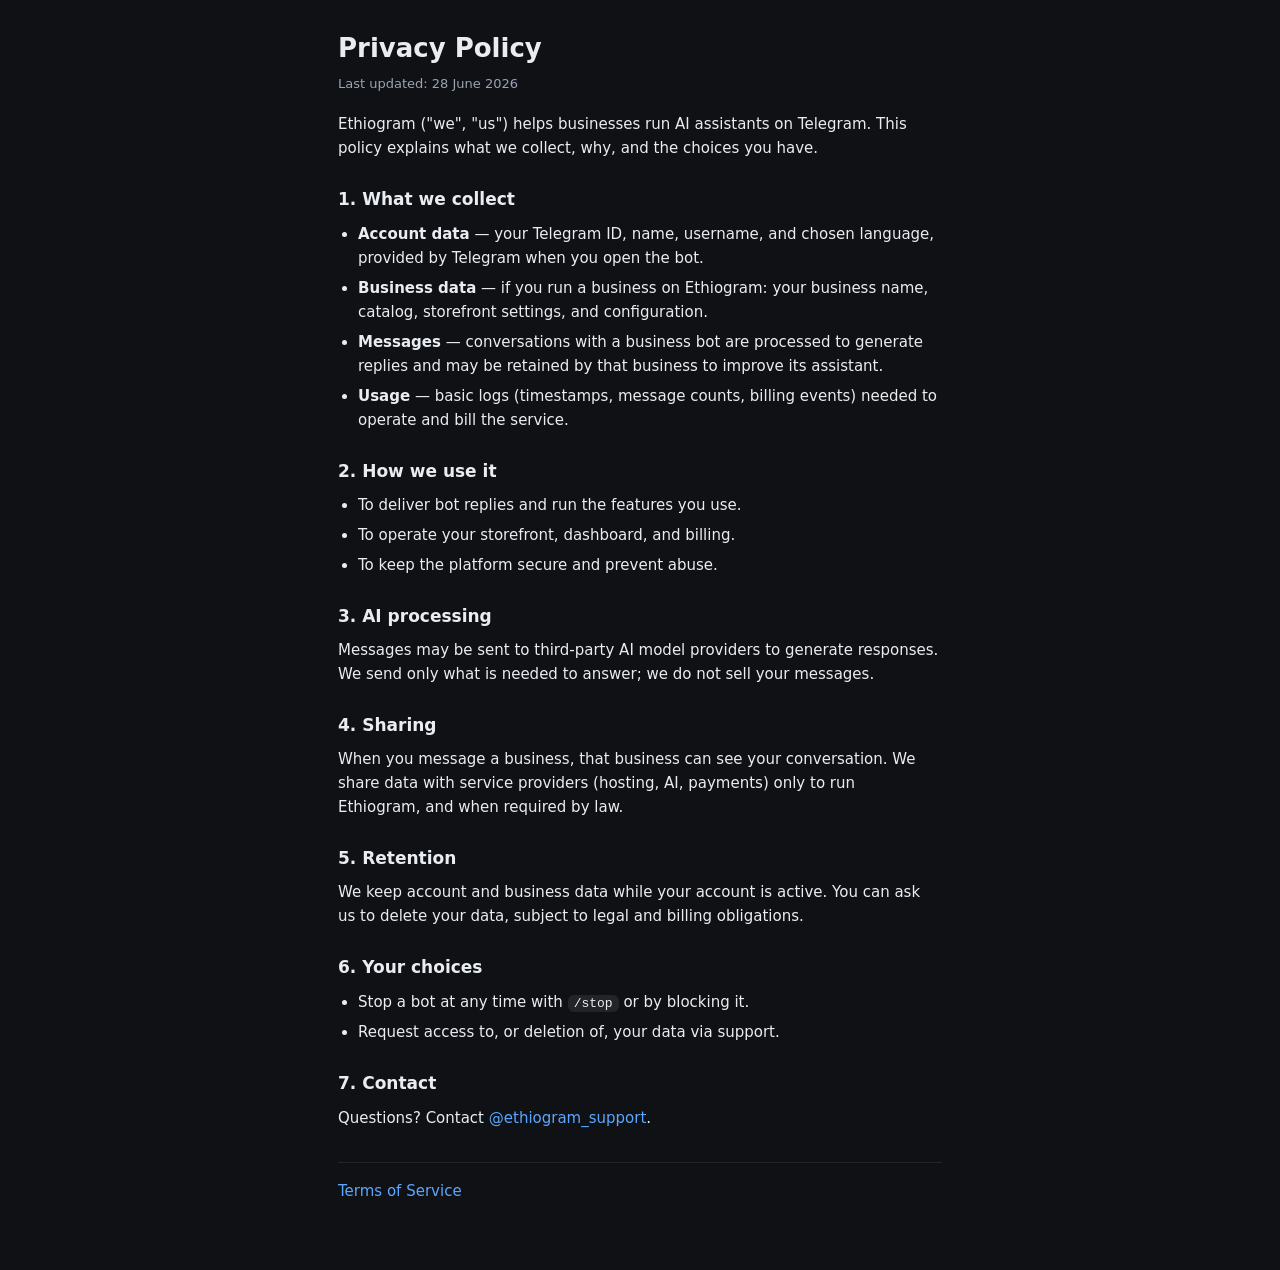
<file: app/static/legal/privacy.html>
<!DOCTYPE html>
<html lang="en">
<head>
<meta charset="UTF-8">
<meta name="viewport" content="width=device-width, initial-scale=1.0, viewport-fit=cover">
<title>Privacy Policy · Ethiogram</title>
<link rel="stylesheet" href="legal.css">
<script src="https://telegram.org/js/telegram-web-app.js"></script>
</head>
<body>
<main class="doc">
  <h1>Privacy Policy</h1>
  <p class="updated">Last updated: 28 June 2026</p>

  <p>Ethiogram ("we", "us") helps businesses run AI assistants on Telegram.
  This policy explains what we collect, why, and the choices you have.</p>

  <h2>1. What we collect</h2>
  <ul>
    <li><strong>Account data</strong> — your Telegram ID, name, username, and
        chosen language, provided by Telegram when you open the bot.</li>
    <li><strong>Business data</strong> — if you run a business on Ethiogram:
        your business name, catalog, storefront settings, and configuration.</li>
    <li><strong>Messages</strong> — conversations with a business bot are
        processed to generate replies and may be retained by that business to
        improve its assistant.</li>
    <li><strong>Usage</strong> — basic logs (timestamps, message counts,
        billing events) needed to operate and bill the service.</li>
  </ul>

  <h2>2. How we use it</h2>
  <ul>
    <li>To deliver bot replies and run the features you use.</li>
    <li>To operate your storefront, dashboard, and billing.</li>
    <li>To keep the platform secure and prevent abuse.</li>
  </ul>

  <h2>3. AI processing</h2>
  <p>Messages may be sent to third-party AI model providers to generate
  responses. We send only what is needed to answer; we do not sell your
  messages.</p>

  <h2>4. Sharing</h2>
  <p>When you message a business, that business can see your conversation.
  We share data with service providers (hosting, AI, payments) only to run
  Ethiogram, and when required by law.</p>

  <h2>5. Retention</h2>
  <p>We keep account and business data while your account is active. You can
  ask us to delete your data, subject to legal and billing obligations.</p>

  <h2>6. Your choices</h2>
  <ul>
    <li>Stop a bot at any time with <code>/stop</code> or by blocking it.</li>
    <li>Request access to, or deletion of, your data via support.</li>
  </ul>

  <h2>7. Contact</h2>
  <p>Questions? Contact <a href="https://t.me/ethiogram_support">@ethiogram_support</a>.</p>

  <p class="foot"><a href="terms.html">Terms of Service</a></p>
</main>
</body>
</html>
</file>
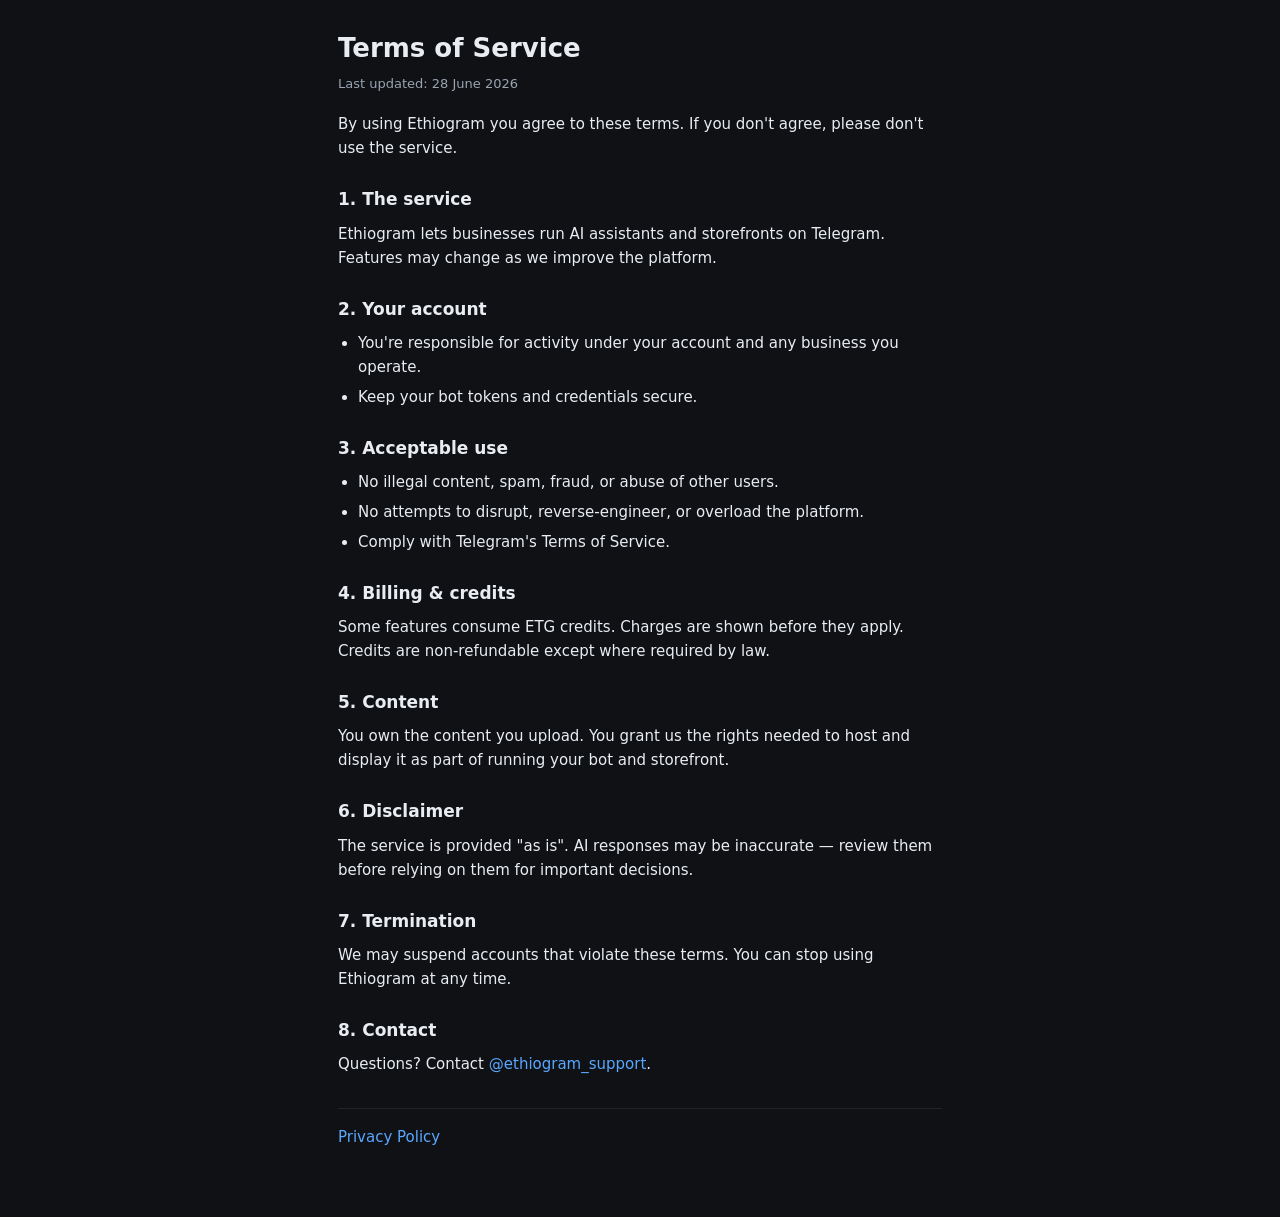
<file: app/static/legal/terms.html>
<!DOCTYPE html>
<html lang="en">
<head>
<meta charset="UTF-8">
<meta name="viewport" content="width=device-width, initial-scale=1.0, viewport-fit=cover">
<title>Terms of Service · Ethiogram</title>
<link rel="stylesheet" href="legal.css">
<script src="https://telegram.org/js/telegram-web-app.js"></script>
</head>
<body>
<main class="doc">
  <h1>Terms of Service</h1>
  <p class="updated">Last updated: 28 June 2026</p>

  <p>By using Ethiogram you agree to these terms. If you don't agree, please
  don't use the service.</p>

  <h2>1. The service</h2>
  <p>Ethiogram lets businesses run AI assistants and storefronts on Telegram.
  Features may change as we improve the platform.</p>

  <h2>2. Your account</h2>
  <ul>
    <li>You're responsible for activity under your account and any business
        you operate.</li>
    <li>Keep your bot tokens and credentials secure.</li>
  </ul>

  <h2>3. Acceptable use</h2>
  <ul>
    <li>No illegal content, spam, fraud, or abuse of other users.</li>
    <li>No attempts to disrupt, reverse-engineer, or overload the platform.</li>
    <li>Comply with Telegram's Terms of Service.</li>
  </ul>

  <h2>4. Billing &amp; credits</h2>
  <p>Some features consume ETG credits. Charges are shown before they apply.
  Credits are non-refundable except where required by law.</p>

  <h2>5. Content</h2>
  <p>You own the content you upload. You grant us the rights needed to host
  and display it as part of running your bot and storefront.</p>

  <h2>6. Disclaimer</h2>
  <p>The service is provided "as is". AI responses may be inaccurate — review
  them before relying on them for important decisions.</p>

  <h2>7. Termination</h2>
  <p>We may suspend accounts that violate these terms. You can stop using
  Ethiogram at any time.</p>

  <h2>8. Contact</h2>
  <p>Questions? Contact <a href="https://t.me/ethiogram_support">@ethiogram_support</a>.</p>

  <p class="foot"><a href="privacy.html">Privacy Policy</a></p>
</main>
</body>
</html>
</file>
<file: app/static/legal/legal.css>
:root {
  --bg: var(--tg-theme-bg-color, #0f1115);
  --text: var(--tg-theme-text-color, #e9edf2);
  --text-2: var(--tg-theme-hint-color, #9aa4b2);
  --accent: var(--tg-theme-link-color, #5aa7ff);
  --border: rgba(255,255,255,.08);
}
* { box-sizing: border-box; }
body {
  margin: 0; background: var(--bg); color: var(--text);
  font-family: Inter, system-ui, -apple-system, sans-serif;
  line-height: 1.6; font-size: 15px;
}
.doc { max-width: 640px; margin: 0 auto; padding: 28px 18px 56px; }
h1 { font-size: 26px; margin: 0 0 4px; }
h2 { font-size: 17px; margin: 26px 0 8px; }
.updated { color: var(--text-2); font-size: 13px; margin: 0 0 18px; }
p { margin: 0 0 12px; }
ul { margin: 0 0 12px; padding-left: 20px; }
li { margin-bottom: 6px; }
code {
  background: rgba(255,255,255,.08); padding: 1px 6px; border-radius: 6px;
  font-size: 13px;
}
a { color: var(--accent); text-decoration: none; }
a:active { opacity: .7; }
.foot { margin-top: 32px; padding-top: 16px; border-top: 1px solid var(--border); }
</file>
